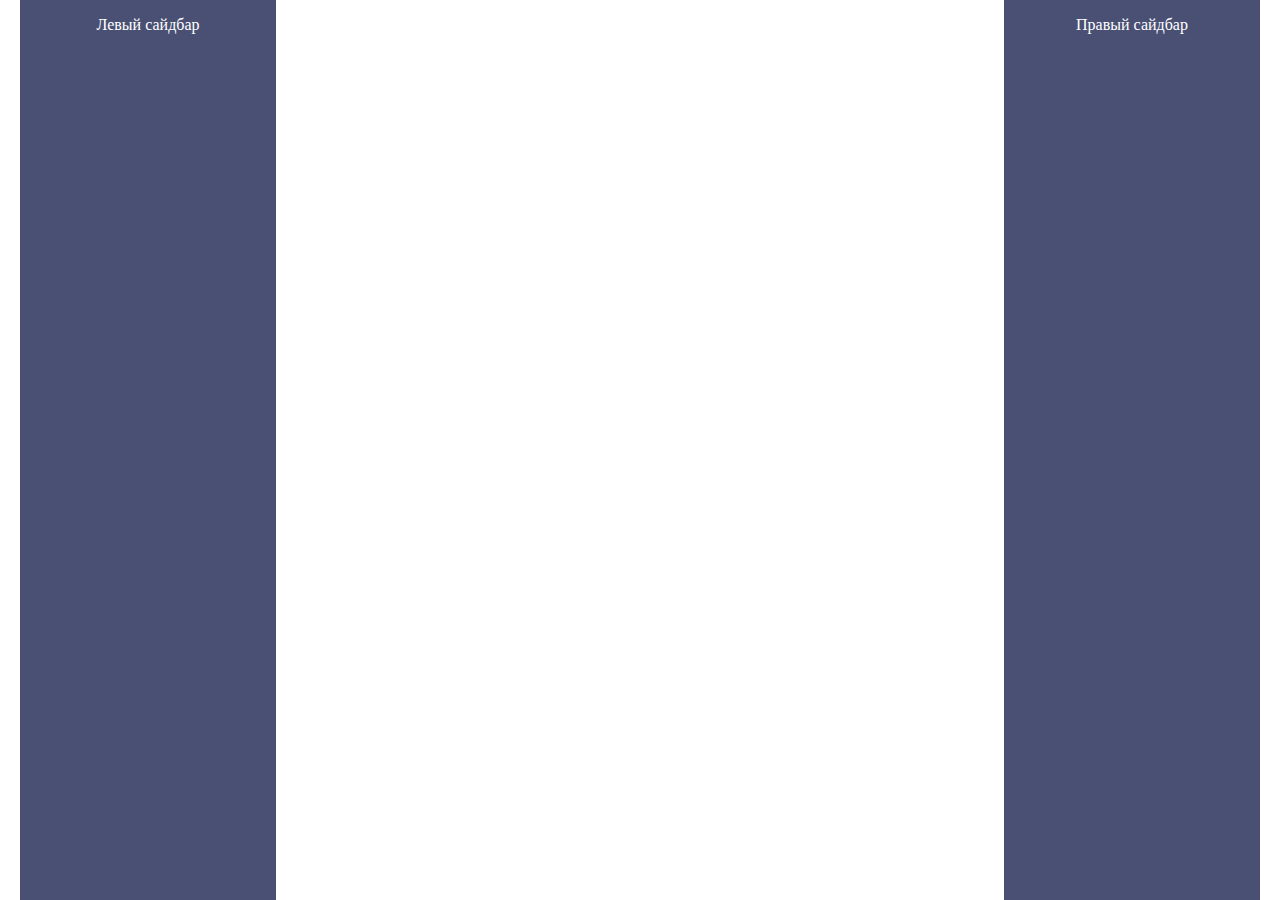
<file: lesson-1/index.html>
<!DOCTYPE html>
<html lang="ru">
<head>
  <meta charset="UTF-8">
  <title>homework1</title>
<style>
  .right {
    width: 20%;
    height: 100%;
    background-color: #4A5073;
    position: absolute;
    top: 0px;    right: 20px;
  }

  .left {
    width: 20%;
    height: 100%;
    background-color: #4A5073;
    position: absolute;
    top: 0px;    left: 20px;
  }

  .content {
    width: calc(100% - 100px);
    margin: 10px;
    height: calc(100vh - 100px);
    background-color: #6e8cc0;
    display: flex;
    flex-direction: row;
    justify-content: space-between;
    align-content: center;
  }

  p {
    text-align: center;
    color: rgb(255, 255, 255);
  }
</style>
</head>
<body>
<main>
  <aside class="left">
    <p>Левый сайдбар</p>
  </aside>
    <aside class="right">
      <p>Правый сайдбар</p>
    </aside>
    
</main>
</body>
</html>
</file>
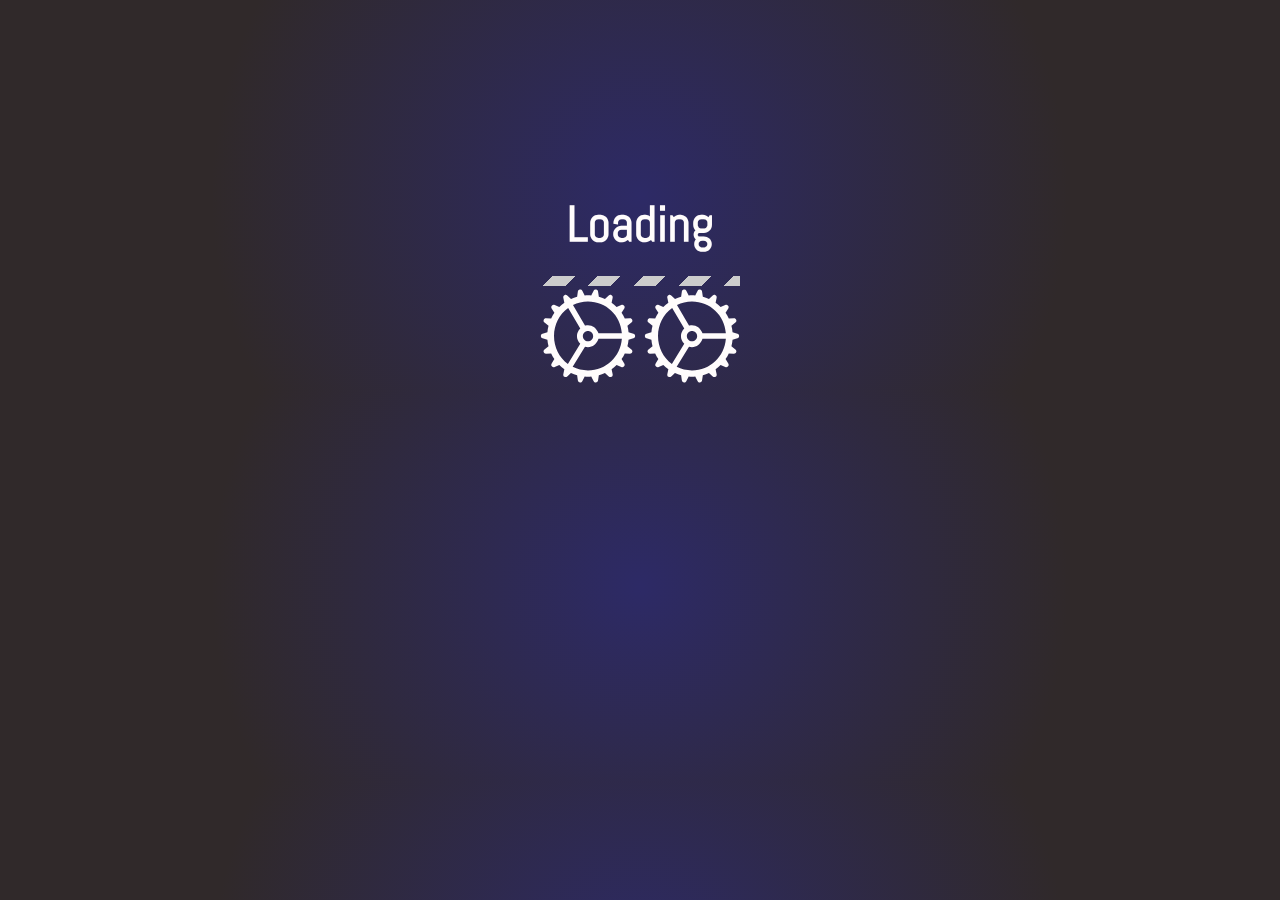
<file: lesson-10/index.html>
<!DOCTYPE html>
<html lang="en">
<head>
  <meta charset="UTF-8">
  <title>Homework-10</title>
  <link href="./style/style.css" rel="stylesheet" type="text/css"/>
  <style>
    @import url('https://fonts.googleapis.com/css2?family=Abel&display=swap');
    </style>
</head>
<body>
  <div class="wrap-title"></div>
    <h1 class="title" id="">Loading</h1>
    <div class="lines"></div>
    

<div class="icons">
  
<svg id="gear" fill="rgb(255, 252, 252)" viewBox="0 0 56 56" xmlns="http://www.w3.org/2000/svg"><path d="M 28.0000 50.8281 C 28.6094 50.8281 29.1719 50.7578 29.8047 50.7110 L 31.1641 53.2891 C 31.4219 53.8047 31.9375 54.0859 32.5704 53.9922 C 33.1563 53.8750 33.5782 53.4532 33.6485 52.8203 L 34.0704 49.9844 C 35.2188 49.6797 36.3672 49.2344 37.4922 48.7422 L 39.6016 50.6406 C 40.0469 51.0625 40.6094 51.1563 41.1953 50.8281 C 41.7110 50.5469 41.9219 49.9844 41.8047 49.3750 L 41.2188 46.5625 C 42.1797 45.8828 43.1407 45.1094 44.0078 44.2422 L 46.6328 45.3438 C 47.2189 45.5781 47.7579 45.4610 48.2034 44.9219 C 48.6018 44.5000 48.6483 43.8906 48.3205 43.3750 L 46.7970 40.9375 C 47.5002 39.9532 48.0627 38.8984 48.6018 37.7735 L 51.4611 37.9141 C 52.0703 37.9375 52.5858 37.6094 52.7970 37.0235 C 52.9842 36.4375 52.7970 35.8750 52.3045 35.5 L 50.0783 33.7188 C 50.3831 32.5937 50.6173 31.3750 50.7109 30.1094 L 53.4296 29.2657 C 54.0157 29.0547 54.3906 28.6094 54.3906 27.9766 C 54.3906 27.3672 54.0157 26.9219 53.4296 26.7110 L 50.7109 25.8437 C 50.6173 24.5781 50.3831 23.4063 50.0783 22.2578 L 52.3045 20.4532 C 52.7970 20.1016 52.9842 19.5625 52.7970 18.9766 C 52.5858 18.3906 52.0703 18.0625 51.4611 18.0859 L 48.6018 18.2032 C 48.0627 17.0781 47.5002 16.0235 46.7970 15.0391 L 48.3205 12.6016 C 48.6483 12.1094 48.6018 11.5000 48.2034 11.0781 C 47.7579 10.5391 47.2189 10.3984 46.6328 10.6563 L 44.0078 11.7110 C 43.1407 10.8906 42.1797 10.0937 41.2188 9.4141 L 41.8047 6.6250 C 41.9219 5.9922 41.7110 5.4297 41.1953 5.1484 C 40.6094 4.8437 40.0469 4.8906 39.6016 5.3594 L 37.4922 7.2110 C 36.3672 6.7188 35.2188 6.3203 34.0704 5.9922 L 33.6485 3.1563 C 33.5782 2.5469 33.1563 2.1016 32.5704 2.0078 C 31.9375 1.9141 31.4219 2.1719 31.1641 2.6875 L 29.8047 5.2657 C 29.1719 5.2188 28.6094 5.1719 28.0000 5.1719 C 27.3672 5.1719 26.8047 5.2188 26.1485 5.2657 L 24.8126 2.6875 C 24.5547 2.1719 24.0391 1.9141 23.3829 2.0078 C 22.7969 2.1016 22.3985 2.5469 22.3047 3.1563 L 21.9063 5.9688 C 20.7344 6.3203 19.5860 6.7188 18.4844 7.2110 L 16.3751 5.3594 C 15.9063 4.8906 15.3438 4.8437 14.7813 5.1484 C 14.2657 5.4297 14.0547 5.9922 14.1719 6.6250 L 14.7578 9.4141 C 13.7735 10.0937 12.8126 10.8906 11.9453 11.7110 L 9.3438 10.6563 C 8.7578 10.3984 8.1953 10.5391 7.7500 11.0781 C 7.3751 11.5000 7.3282 12.1094 7.6329 12.5781 L 9.1797 15.0391 C 8.4766 16.0235 7.9141 17.0781 7.3751 18.2032 L 4.4922 18.0859 C 3.8829 18.0625 3.3672 18.3906 3.1797 18.9766 C 2.9922 19.5625 3.1563 20.1016 3.6485 20.4532 L 5.8985 22.2578 C 5.5938 23.4063 5.3360 24.5781 5.2657 25.8437 L 2.5469 26.7110 C 1.9375 26.8984 1.6094 27.3437 1.6094 27.9766 C 1.6094 28.6094 1.9375 29.0547 2.5469 29.2657 L 5.2657 30.1328 C 5.3360 31.3750 5.5938 32.5937 5.8985 33.7188 L 3.6485 35.5 C 3.1563 35.8750 2.9922 36.4375 3.1797 37.0235 C 3.3672 37.6094 3.8829 37.9375 4.4922 37.9141 L 7.3751 37.7735 C 7.9141 38.8984 8.4766 39.9532 9.1563 40.9375 L 7.6563 43.3750 C 7.3047 43.8906 7.3516 44.5000 7.7500 44.9219 C 8.1953 45.4610 8.7578 45.5781 9.3438 45.3438 L 11.9453 44.2422 C 12.8126 45.1094 13.7735 45.8828 14.7578 46.5625 L 14.1719 49.3750 C 14.0547 49.9844 14.2657 50.5469 14.7813 50.8281 C 15.3672 51.1563 15.9297 51.0625 16.3751 50.6406 L 18.4610 48.7422 C 19.5860 49.2344 20.7344 49.6797 21.9063 49.9844 L 22.3047 52.8203 C 22.3985 53.4532 22.7969 53.8750 23.3829 53.9922 C 24.0391 54.0859 24.5547 53.8047 24.8126 53.2891 L 26.1485 50.7110 C 26.7813 50.7578 27.3672 50.8281 28.0000 50.8281 Z M 33.8829 26.5000 C 32.7813 23.5469 30.6251 21.9297 27.9297 21.9297 C 27.5313 21.9297 27.0626 21.9766 26.3126 22.1406 L 19.5860 10.6563 C 22.0938 9.4141 24.9531 8.7344 28.0000 8.7344 C 38.2188 8.7344 46.2344 16.4922 46.9611 26.5000 Z M 8.9688 28.0000 C 8.9688 21.4844 12.0391 15.7422 16.8907 12.2735 L 23.6641 23.8281 C 22.3985 25.1406 21.8126 26.5703 21.8126 28.0937 C 21.8126 29.5703 22.3751 30.9297 23.6641 32.2891 L 16.7266 43.6328 C 11.9922 40.1406 8.9688 34.4688 8.9688 28.0000 Z M 25.1172 28.0703 C 25.1172 26.4766 26.4766 25.2344 27.9766 25.2344 C 29.5704 25.2344 30.8829 26.4766 30.8829 28.0703 C 30.8829 29.6406 29.5704 30.9297 27.9766 30.9297 C 26.4766 30.9297 25.1172 29.6406 25.1172 28.0703 Z M 28.0000 47.2656 C 24.8829 47.2656 21.9766 46.5391 19.4219 45.2735 L 26.3126 34 C 27.0391 34.1875 27.5313 34.2344 27.9297 34.2344 C 30.6485 34.2344 32.8047 32.5703 33.8829 29.5469 L 46.9611 29.5469 C 46.2109 39.5078 38.1953 47.2656 28.0000 47.2656 Z"/></svg>
<svg id="second-gear" fill="rgb(255, 252, 252)"  viewBox="0 0 56 56" xmlns="http://www.w3.org/2000/svg"><path d="M 28.0000 50.8281 C 28.6094 50.8281 29.1719 50.7578 29.8047 50.7110 L 31.1641 53.2891 C 31.4219 53.8047 31.9375 54.0859 32.5704 53.9922 C 33.1563 53.8750 33.5782 53.4532 33.6485 52.8203 L 34.0704 49.9844 C 35.2188 49.6797 36.3672 49.2344 37.4922 48.7422 L 39.6016 50.6406 C 40.0469 51.0625 40.6094 51.1563 41.1953 50.8281 C 41.7110 50.5469 41.9219 49.9844 41.8047 49.3750 L 41.2188 46.5625 C 42.1797 45.8828 43.1407 45.1094 44.0078 44.2422 L 46.6328 45.3438 C 47.2189 45.5781 47.7579 45.4610 48.2034 44.9219 C 48.6018 44.5000 48.6483 43.8906 48.3205 43.3750 L 46.7970 40.9375 C 47.5002 39.9532 48.0627 38.8984 48.6018 37.7735 L 51.4611 37.9141 C 52.0703 37.9375 52.5858 37.6094 52.7970 37.0235 C 52.9842 36.4375 52.7970 35.8750 52.3045 35.5 L 50.0783 33.7188 C 50.3831 32.5937 50.6173 31.3750 50.7109 30.1094 L 53.4296 29.2657 C 54.0157 29.0547 54.3906 28.6094 54.3906 27.9766 C 54.3906 27.3672 54.0157 26.9219 53.4296 26.7110 L 50.7109 25.8437 C 50.6173 24.5781 50.3831 23.4063 50.0783 22.2578 L 52.3045 20.4532 C 52.7970 20.1016 52.9842 19.5625 52.7970 18.9766 C 52.5858 18.3906 52.0703 18.0625 51.4611 18.0859 L 48.6018 18.2032 C 48.0627 17.0781 47.5002 16.0235 46.7970 15.0391 L 48.3205 12.6016 C 48.6483 12.1094 48.6018 11.5000 48.2034 11.0781 C 47.7579 10.5391 47.2189 10.3984 46.6328 10.6563 L 44.0078 11.7110 C 43.1407 10.8906 42.1797 10.0937 41.2188 9.4141 L 41.8047 6.6250 C 41.9219 5.9922 41.7110 5.4297 41.1953 5.1484 C 40.6094 4.8437 40.0469 4.8906 39.6016 5.3594 L 37.4922 7.2110 C 36.3672 6.7188 35.2188 6.3203 34.0704 5.9922 L 33.6485 3.1563 C 33.5782 2.5469 33.1563 2.1016 32.5704 2.0078 C 31.9375 1.9141 31.4219 2.1719 31.1641 2.6875 L 29.8047 5.2657 C 29.1719 5.2188 28.6094 5.1719 28.0000 5.1719 C 27.3672 5.1719 26.8047 5.2188 26.1485 5.2657 L 24.8126 2.6875 C 24.5547 2.1719 24.0391 1.9141 23.3829 2.0078 C 22.7969 2.1016 22.3985 2.5469 22.3047 3.1563 L 21.9063 5.9688 C 20.7344 6.3203 19.5860 6.7188 18.4844 7.2110 L 16.3751 5.3594 C 15.9063 4.8906 15.3438 4.8437 14.7813 5.1484 C 14.2657 5.4297 14.0547 5.9922 14.1719 6.6250 L 14.7578 9.4141 C 13.7735 10.0937 12.8126 10.8906 11.9453 11.7110 L 9.3438 10.6563 C 8.7578 10.3984 8.1953 10.5391 7.7500 11.0781 C 7.3751 11.5000 7.3282 12.1094 7.6329 12.5781 L 9.1797 15.0391 C 8.4766 16.0235 7.9141 17.0781 7.3751 18.2032 L 4.4922 18.0859 C 3.8829 18.0625 3.3672 18.3906 3.1797 18.9766 C 2.9922 19.5625 3.1563 20.1016 3.6485 20.4532 L 5.8985 22.2578 C 5.5938 23.4063 5.3360 24.5781 5.2657 25.8437 L 2.5469 26.7110 C 1.9375 26.8984 1.6094 27.3437 1.6094 27.9766 C 1.6094 28.6094 1.9375 29.0547 2.5469 29.2657 L 5.2657 30.1328 C 5.3360 31.3750 5.5938 32.5937 5.8985 33.7188 L 3.6485 35.5 C 3.1563 35.8750 2.9922 36.4375 3.1797 37.0235 C 3.3672 37.6094 3.8829 37.9375 4.4922 37.9141 L 7.3751 37.7735 C 7.9141 38.8984 8.4766 39.9532 9.1563 40.9375 L 7.6563 43.3750 C 7.3047 43.8906 7.3516 44.5000 7.7500 44.9219 C 8.1953 45.4610 8.7578 45.5781 9.3438 45.3438 L 11.9453 44.2422 C 12.8126 45.1094 13.7735 45.8828 14.7578 46.5625 L 14.1719 49.3750 C 14.0547 49.9844 14.2657 50.5469 14.7813 50.8281 C 15.3672 51.1563 15.9297 51.0625 16.3751 50.6406 L 18.4610 48.7422 C 19.5860 49.2344 20.7344 49.6797 21.9063 49.9844 L 22.3047 52.8203 C 22.3985 53.4532 22.7969 53.8750 23.3829 53.9922 C 24.0391 54.0859 24.5547 53.8047 24.8126 53.2891 L 26.1485 50.7110 C 26.7813 50.7578 27.3672 50.8281 28.0000 50.8281 Z M 33.8829 26.5000 C 32.7813 23.5469 30.6251 21.9297 27.9297 21.9297 C 27.5313 21.9297 27.0626 21.9766 26.3126 22.1406 L 19.5860 10.6563 C 22.0938 9.4141 24.9531 8.7344 28.0000 8.7344 C 38.2188 8.7344 46.2344 16.4922 46.9611 26.5000 Z M 8.9688 28.0000 C 8.9688 21.4844 12.0391 15.7422 16.8907 12.2735 L 23.6641 23.8281 C 22.3985 25.1406 21.8126 26.5703 21.8126 28.0937 C 21.8126 29.5703 22.3751 30.9297 23.6641 32.2891 L 16.7266 43.6328 C 11.9922 40.1406 8.9688 34.4688 8.9688 28.0000 Z M 25.1172 28.0703 C 25.1172 26.4766 26.4766 25.2344 27.9766 25.2344 C 29.5704 25.2344 30.8829 26.4766 30.8829 28.0703 C 30.8829 29.6406 29.5704 30.9297 27.9766 30.9297 C 26.4766 30.9297 25.1172 29.6406 25.1172 28.0703 Z M 28.0000 47.2656 C 24.8829 47.2656 21.9766 46.5391 19.4219 45.2735 L 26.3126 34 C 27.0391 34.1875 27.5313 34.2344 27.9297 34.2344 C 30.6485 34.2344 32.8047 32.5703 33.8829 29.5469 L 46.9611 29.5469 C 46.2109 39.5078 38.1953 47.2656 28.0000 47.2656 Z"/></svg>


</div>





</body>
</html>
</file>
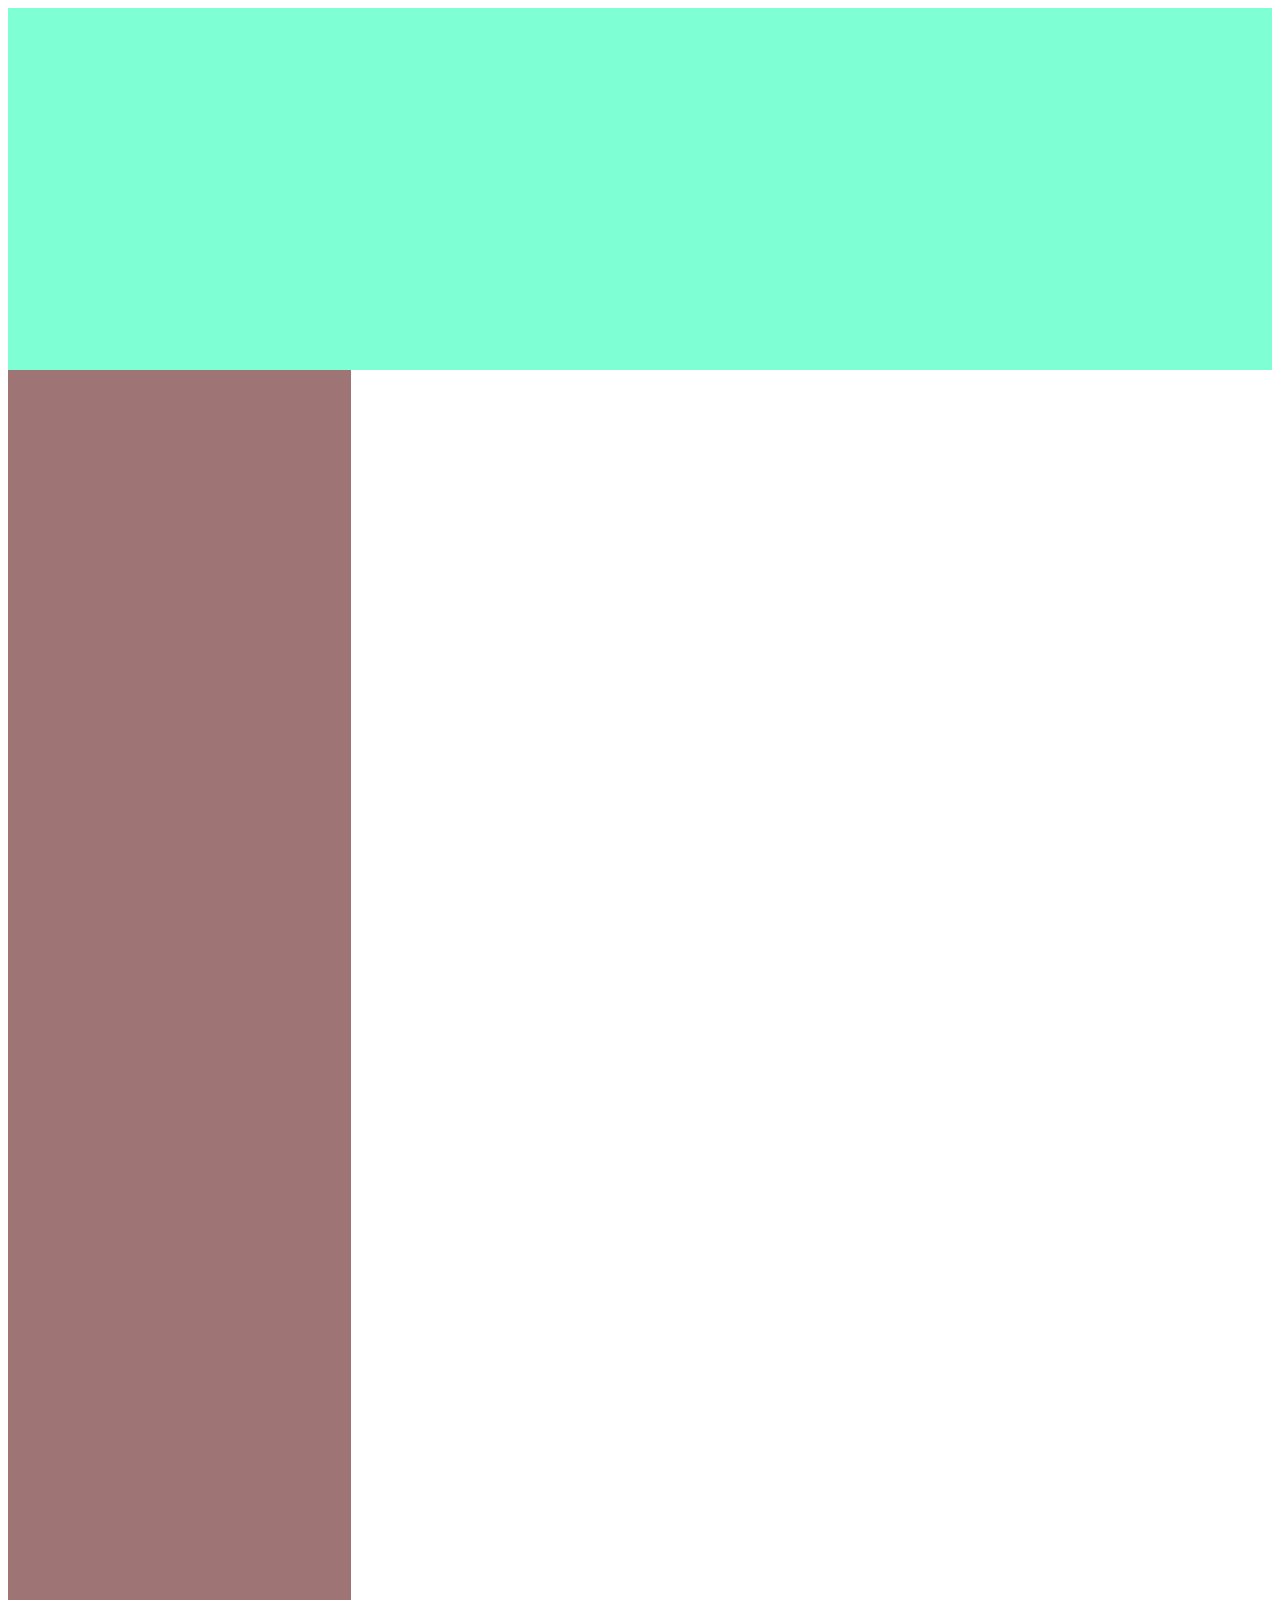
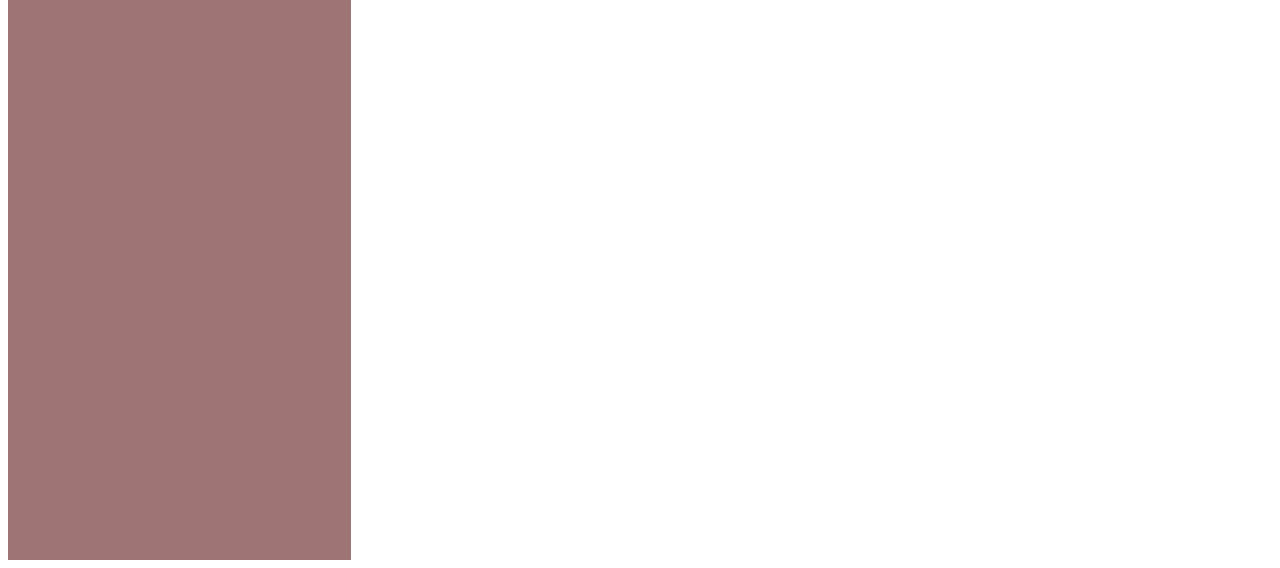
<file: lesson-11/index.html>
<!DOCTYPE html>
<html lang="en">
<head>
  <meta charset="UTF-8">
  <title>Homework-10</title>
  <link href="./style/style.css" rel="stylesheet" type="text/css"/>
  <style>
  @import url('https://fonts.googleapis.com/css2?family=Abel&family=Open+Sans:ital@1&display=swap');
  </style>
</head>
<body>
  <div class="grid">
    <div class="header"></div>
    <div class="aside"></div>
    <div class="main-content">
      
      
    
</body>
</html>
</file>
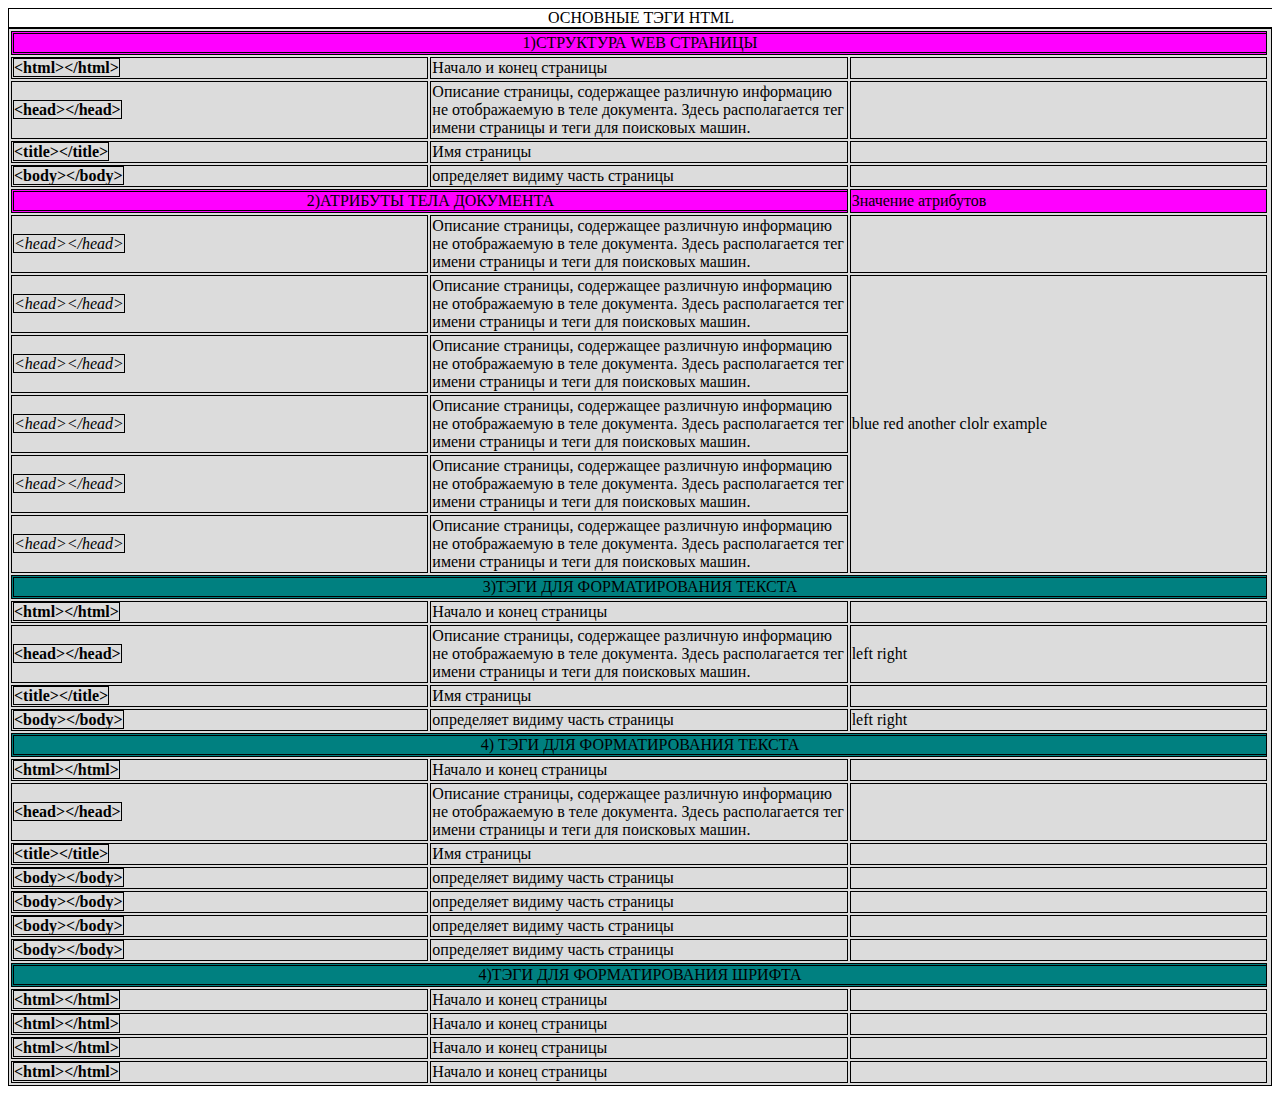
<file: lesson-2/index.html>
<!DOCTYPE html>
<html lang="ru">
<head>
  <meta charset="UTF-8">
  <title>homework1</title>
    <style>
        table,
        table * {
          border: 1px solid #000;
          width: 100%;
          table-layout: fixed; overflow: hidden;
        }
      </style>
</head>
<body>
    <table align="center" width="600" bgcolor="#DCDCDC">
      <caption >ОСНОВНЫЕ ТЭГИ HTML</caption>
        <tr bgcolor="#ff00ff">
            <td colspan="3"> 
                <center>1)СТРУКТУРА WEB СТРАНИЦЫ</center> </td>
        </tr>
        <tr>
            <td><b>&lthtml&gt&lt/html&gt</b></td>
            <td> Начало и конец страницы</td>
            <td> </td>
        </tr>
        <tr>
            <td> <b>&lthead&gt&lt/head&gt</b></td>
            <td> Описание страницы, содержащее различную информацию не отображаемую в теле документа.
                Здесь располагается тег имени страницы и теги для поисковых машин.</td>
             <td> </td>
        </tr>
        <tr>
            <td><b>&lttitle&gt&lt/title&gt</b></td>
            <td> Имя страницы</td>
            <td></td>
        </tr>
        <tr>
            <td><b>&ltbody&gt&lt/body&gt</b></td>
            <td> определяет видиму часть страницы</td>
            <td> </td>
        </tr>
        <tr bgcolor="#ff00ff">
        <td colspan="2"> <center>2)АТРИБУТЫ ТЕЛА ДОКУМЕНТА</center> </td>
        <td>Значение атрибутов</td>
        </tr>
        <tr>
            <td> <i>&lthead&gt&lt/head&gt</i></td>
            <td> Описание страницы, содержащее различную информацию не отображаемую в теле документа.
                Здесь располагается тег имени страницы и теги для поисковых машин.</td>
             <td> </td>
        </tr>
        <tr>
            <td> <i>&lthead&gt&lt/head&gt</i></td>
            <td> Описание страницы, содержащее различную информацию не отображаемую в теле документа.
                Здесь располагается тег имени страницы и теги для поисковых машин.</td>
             <td rowspan="5"> blue red another clolr example </td>
        </tr>
        <tr>
            <td> <i>&lthead&gt&lt/head&gt</i></td>
            <td> Описание страницы, содержащее различную информацию не отображаемую в теле документа.
                Здесь располагается тег имени страницы и теги для поисковых машин.</td>
             <td> </td>
        </tr>
        <tr>
            <td> <i>&lthead&gt&lt/head&gt</i></td>
            <td> Описание страницы, содержащее различную информацию не отображаемую в теле документа.
                Здесь располагается тег имени страницы и теги для поисковых машин.</td>
             <td> </td>
        </tr>
        <tr>
            <td> <i>&lthead&gt&lt/head&gt</i></td>
            <td> Описание страницы, содержащее различную информацию не отображаемую в теле документа.
                Здесь располагается тег имени страницы и теги для поисковых машин.</td>
             <td> </td>
        </tr>
        <tr>
            <td> <i>&lthead&gt&lt/head&gt</i></td>
            <td> Описание страницы, содержащее различную информацию не отображаемую в теле документа.
                Здесь располагается тег имени страницы и теги для поисковых машин.</td>
             <td> </td>
        </tr>
        <tr bgcolor="#008080">
            <td colspan="3"> 
                <center>3)ТЭГИ ДЛЯ ФОРМАТИРОВАНИЯ ТЕКСТА</center> </td>
        </tr>
        <tr>
            <td><b>&lthtml&gt&lt/html&gt</b></td>
            <td> Начало и конец страницы</td>
            <td> </td>
        </tr>
        <tr>
            <td> <b>&lthead&gt&lt/head&gt</b></td>
            <td> Описание страницы, содержащее различную информацию не отображаемую в теле документа.
                Здесь располагается тег имени страницы и теги для поисковых машин.</td>
             <td>left right </td>
        </tr>
        <tr>
            <td><b>&lttitle&gt&lt/title&gt</b></td>
            <td> Имя страницы</td>
            <td></td>
        </tr>
        <tr>
            <td><b>&ltbody&gt&lt/body&gt</b></td>
            <td> определяет видиму часть страницы</td>
            <td> left right</td>
        </tr>
        <tr bgcolor="#008080">
            <td colspan="3"> 
                <center>4) ТЭГИ ДЛЯ ФОРМАТИРОВАНИЯ ТЕКСТА</center> </td>
        </tr>
        <tr>
            <td><b>&lthtml&gt&lt/html&gt</b></td>
            <td> Начало и конец страницы</td>
            <td> </td>
        </tr>
        <tr>
            <td> <b>&lthead&gt&lt/head&gt</b></td>
            <td> Описание страницы, содержащее различную информацию не отображаемую в теле документа.
                Здесь располагается тег имени страницы и теги для поисковых машин.</td>
             <td> </td>
        </tr>
        <tr>
            <td><b>&lttitle&gt&lt/title&gt</b></td>
            <td> Имя страницы</td>
            <td></td>
        </tr>
        <tr>
            <td><b>&ltbody&gt&lt/body&gt</b></td>
            <td> определяет видиму часть страницы</td>
            <td></td>
        </tr>
        <tr>
            <td><b>&ltbody&gt&lt/body&gt</b></td>
            <td> определяет видиму часть страницы</td>
            <td></td>
        </tr><tr>
            <td><b>&ltbody&gt&lt/body&gt</b></td>
            <td> определяет видиму часть страницы</td>
            <td></td>
        </tr><tr>
            <td><b>&ltbody&gt&lt/body&gt</b></td>
            <td> определяет видиму часть страницы</td>
            <td></td>
        </tr>
        <tr bgcolor="#008080">
            <td colspan="3"> 
                <center>4)ТЭГИ ДЛЯ ФОРМАТИРОВАНИЯ ШРИФТА</center> </td>
        </tr>
        <tr>
            <td><b>&lthtml&gt&lt/html&gt</b></td>
            <td> Начало и конец страницы</td>
            <td> </td>
            <tr>
                <td><b>&lthtml&gt&lt/html&gt</b></td>
                <td> Начало и конец страницы</td>
                <td> </td>
                <tr>
                    <td><b>&lthtml&gt&lt/html&gt</b></td>
                    <td> Начало и конец страницы</td>
                    <td> </td>
                    <tr>
                        <td><b>&lthtml&gt&lt/html&gt</b></td>
                        <td> Начало и конец страницы</td>
                        <td> </td>
    </table>
    
</body>
</file>
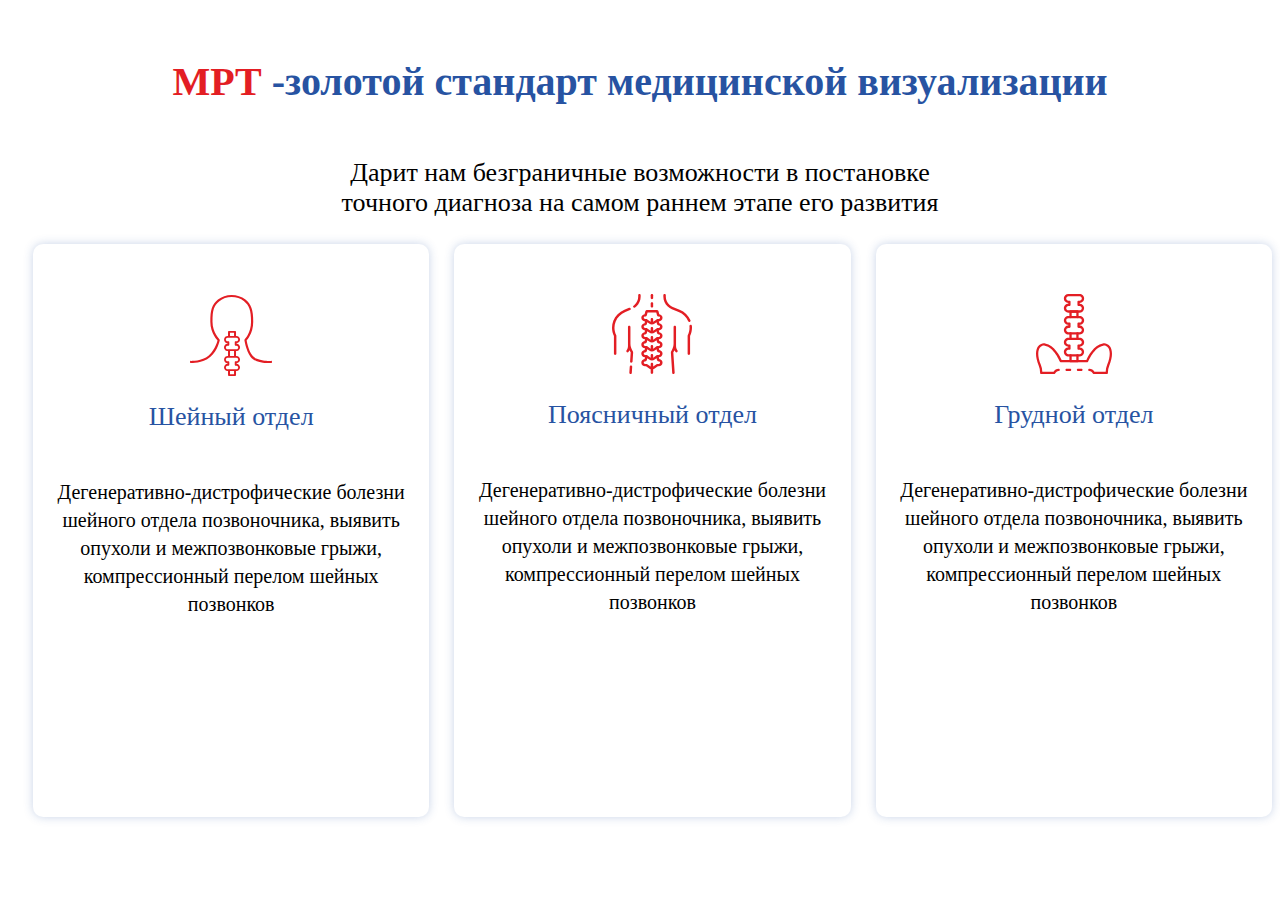
<file: lesson-5/index.html>
<!DOCTYPE HTML>
<html lang="en">
 <head>
  <meta  charset=utf-8>
  <title>Форма заявки</title>
  <link rel="stylesheet" href="style/css.css">
 </head>
 <body>
<div class="header">
  <h2>МРТ <span>-золотой стандарт медицинской визуализации</span></h2>
  <p class="possibilities">Дарит нам безграничные возможности в постановке <br>точного диагноза на самом раннем этапе его развития</p>
</div>



<div class="cards">
  <div  class="card-content">
    <svg width="84"  viewBox="0 0 84 82" fill="none" xmlns="http://www.w3.org/2000/svg">
      <path d="M29.6751 46.0837L30.7556 46.2902C30.8253 45.9253 30.7062 45.5499 30.4388 45.292L29.6751 46.0837ZM29.6751 6.43054L28.961 5.5939L29.6751 6.43054ZM55.7528 6.43054L55.0508 7.27745L55.7528 6.43054ZM56.5 46L55.732 45.2125C55.4838 45.4545 55.3642 45.7995 55.4094 46.1433L56.5 46ZM82.0572 69.0704C82.6639 69.0388 83.1301 68.5214 83.0985 67.9147C83.0669 67.308 82.5495 66.8418 81.9428 66.8734L82.0572 69.0704ZM2.05663 66.8734C1.44992 66.8421 0.932734 67.3086 0.901458 67.9153C0.870182 68.522 1.33666 69.0392 1.94337 69.0705L2.05663 66.8734ZM21.179 63.069C25.0182 59.7654 27.4054 55.5629 28.83 52.2249C29.5447 50.5504 30.0236 49.0784 30.3247 48.0213C30.4753 47.4924 30.5818 47.0662 30.6512 46.7691C30.6859 46.6206 30.7114 46.5042 30.7285 46.4233C30.737 46.3828 30.7435 46.3512 30.748 46.3289C30.7502 46.3178 30.752 46.3089 30.7532 46.3024C30.7539 46.2992 30.7544 46.2966 30.7548 46.2945C30.755 46.2935 30.7551 46.2926 30.7553 46.2919C30.7553 46.2915 30.7554 46.2911 30.7555 46.2909C30.7555 46.2905 30.7556 46.2902 29.6751 46.0837C28.5947 45.8773 28.5947 45.877 28.5948 45.8768C28.5948 45.8767 28.5948 45.8765 28.5948 45.8765C28.5949 45.8764 28.5949 45.8764 28.5948 45.8765C28.5948 45.8769 28.5946 45.8778 28.5943 45.8793C28.5937 45.8824 28.5926 45.8877 28.5911 45.8954C28.588 45.9107 28.583 45.9351 28.576 45.9683C28.562 46.0346 28.5399 46.1359 28.5089 46.2687C28.4468 46.5345 28.3491 46.9264 28.2088 47.4187C27.9282 48.404 27.4787 49.7867 26.8066 51.3613C25.4578 54.5215 23.2382 58.3947 19.7441 61.4014L21.179 63.069ZM29.6751 46.0837C30.4388 45.292 30.4391 45.2923 30.4394 45.2926C30.4394 45.2926 30.4397 45.2928 30.4398 45.2929C30.44 45.2931 30.4401 45.2932 30.44 45.2932C30.44 45.2932 30.4395 45.2927 30.4386 45.2918C30.4368 45.2901 30.4333 45.2866 30.4282 45.2815C30.4179 45.2713 30.4009 45.2544 30.3779 45.231C30.3317 45.184 30.2609 45.1108 30.169 45.0118C29.9851 44.8139 29.717 44.5136 29.3926 44.1161C28.7434 43.3205 27.8716 42.1394 26.9986 40.6142C25.2515 37.5624 23.5127 33.1584 23.5127 27.7171L21.3127 27.7171C21.3127 33.6367 23.2051 38.416 25.0893 41.7073C26.0318 43.3537 26.9757 44.634 27.6882 45.5071C28.0446 45.9439 28.3439 46.2796 28.5572 46.5092C28.6639 46.624 28.7491 46.7124 28.8093 46.7736C28.8394 46.8042 28.8633 46.8281 28.8805 46.8451C28.889 46.8535 28.896 46.8603 28.9011 46.8654C28.9037 46.8679 28.9059 46.87 28.9076 46.8717C28.9085 46.8725 28.9092 46.8733 28.9099 46.8739C28.9102 46.8742 28.9106 46.8746 28.9107 46.8747C28.9111 46.8751 28.9114 46.8754 29.6751 46.0837ZM23.5127 27.7171C23.5127 21.7359 23.8413 17.8455 24.8493 14.842C25.8365 11.9003 27.5042 9.72994 30.3893 7.26717L28.961 5.5939C25.8795 8.22429 23.916 10.7082 22.7636 14.142C21.632 17.514 21.3127 21.7203 21.3127 27.7171L23.5127 27.7171ZM30.3893 7.26717C33.5508 4.56843 37.9889 3.12745 42.5419 3.10039C47.0919 3.07334 51.6507 4.45927 55.0508 7.27745L56.4548 5.58362C52.5916 2.38171 47.5051 0.870845 42.5288 0.900426C37.5556 0.929989 32.5865 2.49906 28.961 5.5939L30.3893 7.26717ZM55.0508 7.27745C57.637 9.42092 59.3486 11.633 60.4387 14.6962C61.5441 17.8026 62.0353 21.8528 62.0353 27.7171L64.2353 27.7171C64.2353 21.7688 63.7432 17.4201 62.5114 13.9587C61.2642 10.454 59.2847 7.92916 56.4548 5.58362L55.0508 7.27745ZM62.0353 27.7171C62.0353 33.4107 60.4374 37.8041 58.8482 40.7685C58.053 42.2518 57.2602 43.3765 56.672 44.1246C56.3781 44.4984 56.1357 44.7776 55.9704 44.9598C55.8878 45.0509 55.8244 45.1177 55.7836 45.1599C55.7632 45.181 55.7485 45.196 55.7397 45.2048C55.7354 45.2091 55.7325 45.212 55.7312 45.2133C55.7306 45.2139 55.7303 45.2142 55.7304 45.214C55.7305 45.214 55.7307 45.2138 55.7309 45.2135C55.7311 45.2134 55.7313 45.2131 55.7314 45.2131C55.7317 45.2128 55.732 45.2125 56.5 46C57.268 46.7875 57.2683 46.7872 57.2687 46.7868C57.2689 46.7866 57.2693 46.7862 57.2697 46.7859C57.2703 46.7852 57.2711 46.7845 57.272 46.7836C57.2737 46.7819 57.2759 46.7798 57.2784 46.7773C57.2835 46.7722 57.2902 46.7656 57.2983 46.7574C57.3147 46.741 57.3372 46.7181 57.3654 46.689C57.4218 46.6306 57.501 46.5469 57.5998 46.438C57.7974 46.2202 58.0734 45.9016 58.4015 45.4843C59.0574 44.6501 59.9235 43.4189 60.7871 41.808C62.5155 38.5842 64.2353 33.8361 64.2353 27.7171L62.0353 27.7171ZM56.5 46C55.4094 46.1433 55.4094 46.1435 55.4094 46.1438C55.4095 46.1439 55.4095 46.1443 55.4095 46.1445C55.4096 46.1451 55.4097 46.1458 55.4098 46.1467C55.4101 46.1485 55.4104 46.1508 55.4108 46.1537C55.4115 46.1595 55.4127 46.1677 55.4141 46.1782C55.417 46.1991 55.4212 46.2292 55.4268 46.268C55.438 46.3457 55.4548 46.4584 55.4777 46.603C55.5236 46.8922 55.594 47.3092 55.6932 47.8285C55.8917 48.8664 56.2061 50.3169 56.6718 51.9755C57.598 55.2737 59.1445 59.4765 61.6234 62.8825L63.4022 61.5879C61.1465 58.4886 59.6865 54.5738 58.7899 51.3807C58.3443 49.7936 58.0433 48.4052 57.8541 47.4154C57.7596 46.9209 57.6931 46.5269 57.6506 46.2585C57.6293 46.1244 57.614 46.0217 57.6042 45.9537C57.5993 45.9197 57.5958 45.8943 57.5935 45.878C57.5924 45.8699 57.5916 45.864 57.5911 45.8604C57.5909 45.8587 57.5907 45.8575 57.5906 45.8568C57.5906 45.8565 57.5906 45.8564 57.5906 45.8563C57.5906 45.8563 57.5906 45.8564 57.5906 45.8564C57.5906 45.8566 57.5906 45.8567 56.5 46ZM61.6234 62.8825C62.9704 64.7332 64.9824 66.0072 67.1367 66.8933C69.298 67.7823 71.6818 68.3136 73.874 68.6317C76.0713 68.9505 78.1107 69.0599 79.5986 69.0901C80.3437 69.1053 80.9535 69.1006 81.379 69.092C81.5919 69.0877 81.7588 69.0825 81.8738 69.0782C81.9314 69.0761 81.9759 69.0742 82.0067 69.0728C82.0221 69.0721 82.0341 69.0716 82.0426 69.0712C82.0468 69.071 82.0501 69.0708 82.0526 69.0707C82.0538 69.0706 82.0548 69.0705 82.0556 69.0705C82.056 69.0705 82.0564 69.0705 82.0566 69.0705C82.0569 69.0704 82.0572 69.0704 82 67.9719C81.9428 66.8734 81.943 66.8734 81.9431 66.8734C81.9431 66.8734 81.9431 66.8734 81.9431 66.8734C81.943 66.8734 81.9426 66.8734 81.942 66.8734C81.9409 66.8735 81.9389 66.8736 81.936 66.8737C81.9303 66.874 81.921 66.8745 81.9083 66.875C81.883 66.8762 81.8442 66.8778 81.7925 66.8797C81.6891 66.8835 81.5345 66.8884 81.3347 66.8925C80.935 66.9005 80.3552 66.9051 79.6433 66.8906C78.2172 66.8616 76.2726 66.7567 74.1899 66.4545C72.1021 66.1515 69.9101 65.6552 67.9736 64.8587C66.0302 64.0593 64.4226 62.9899 63.4022 61.5879L61.6234 62.8825ZM19.7441 61.4014C16.289 64.3745 11.8938 65.7578 8.29169 66.3863C6.50044 66.6989 4.93042 66.8204 3.81082 66.8638C3.25161 66.8854 2.80641 66.8875 2.50409 66.8843C2.35298 66.8827 2.2377 66.8798 2.16189 66.8774C2.12399 66.8762 2.09596 66.8751 2.07826 66.8743C2.06941 66.874 2.06315 66.8737 2.05952 66.8735C2.05771 66.8734 2.05656 66.8734 2.05607 66.8733C2.05583 66.8733 2.05576 66.8733 2.05585 66.8733C2.0559 66.8733 2.05609 66.8733 2.05611 66.8734C2.05635 66.8734 2.05663 66.8734 2 67.9719C1.94337 69.0705 1.94373 69.0705 1.94414 69.0705C1.94433 69.0705 1.94478 69.0705 1.94517 69.0705C1.94594 69.0706 1.94688 69.0706 1.94799 69.0707C1.9502 69.0708 1.9531 69.0709 1.95666 69.0711C1.96379 69.0714 1.9736 69.0719 1.98603 69.0724C2.01089 69.0734 2.04625 69.0748 2.09164 69.0763C2.18242 69.0792 2.31339 69.0824 2.48088 69.0842C2.81579 69.0877 3.29727 69.0853 3.89591 69.0621C5.09201 69.0158 6.76238 68.8864 8.66985 68.5536C12.4651 67.8914 17.3007 66.4063 21.179 63.069L19.7441 61.4014Z" fill="#E31E24"/>
      <path d="M38.5938 62.0002L47.4599 62.0002C48.3943 61.9894 49.2946 62.3574 49.9629 63.0233C50.6312 63.6892 51.0126 64.5985 51.0232 65.5511C51.0339 66.5037 50.6729 67.4216 50.0197 68.1029C49.3665 68.7842 48.4746 69.173 47.5402 69.1839L47.5402 69.8161C48.4746 69.8276 49.3663 70.217 50.019 70.8987C50.6718 71.5804 51.0322 72.4986 51.021 73.4512C51.0097 74.4038 50.6277 75.3128 49.959 75.9783C49.2904 76.6438 48.3898 77.0112 47.4554 76.9997L38.5893 76.9997C37.6549 77.0112 36.7543 76.6438 36.0856 75.9783C35.4169 75.3128 35.0349 74.4038 35.0237 73.4512C35.0124 72.4986 35.3728 71.5804 36.0256 70.8987C36.6784 70.217 37.57 69.8276 38.5044 69.8161L38.5044 69.1839C37.6008 69.1631 36.7401 68.7869 36.1024 68.1338C35.6082 67.6324 35.2713 66.9926 35.1343 66.2956C34.9972 65.5987 35.0663 64.8759 35.3327 64.219C35.599 63.5621 36.0508 63.0006 36.6305 62.6058C37.2103 62.2109 37.892 62.0005 38.5893 62.0012L38.5938 62.0002ZM47.4599 67.3443C47.9156 67.3443 48.3526 67.1597 48.6749 66.8312C48.9971 66.5027 49.1781 66.0571 49.1781 65.5925C49.1781 65.1279 48.9971 64.6824 48.6749 64.3538C48.3526 64.0253 47.9156 63.8408 47.4599 63.8408L38.5938 63.8408C38.1381 63.8408 37.701 64.0253 37.3788 64.3538C37.0566 64.6824 36.8755 65.1279 36.8755 65.5925C36.8755 66.0571 37.0566 66.5027 37.3788 66.8312C37.701 67.1597 38.1381 67.3443 38.5938 67.3443L39.4116 67.3443C39.651 67.3443 39.8806 67.4412 40.0499 67.6138C40.2192 67.7864 40.3143 68.0205 40.3143 68.2645L40.3143 70.7355C40.3143 70.9795 40.2192 71.2136 40.0499 71.3862C39.8806 71.5588 39.651 71.6557 39.4116 71.6557L38.5938 71.6557C38.1381 71.6557 37.701 71.8403 37.3788 72.1688C37.0566 72.4973 36.8755 72.9429 36.8755 73.4075C36.8755 73.872 37.0566 74.3176 37.3788 74.6461C37.701 74.9746 38.1381 75.1592 38.5938 75.1592L47.4599 75.1592C47.9156 75.1592 48.3526 74.9746 48.6749 74.6461C48.9971 74.3176 49.1781 73.872 49.1781 73.4075C49.1781 72.9429 48.9971 72.4973 48.6749 72.1688C48.3526 71.8403 47.9156 71.6557 47.4599 71.6557L46.6421 71.6557C46.4027 71.6557 46.1731 71.5588 46.0038 71.3862C45.8345 71.2136 45.7394 70.9795 45.7394 70.7355L45.7394 68.2645C45.7394 68.0205 45.8345 67.7864 46.0038 67.6138C46.1731 67.4412 46.4027 67.3443 46.6421 67.3443L47.4599 67.3443Z" fill="#E31E24"/>
      <path d="M38.5938 42.0002L47.4599 42.0002C48.3943 41.9894 49.2946 42.3574 49.9629 43.0233C50.6312 43.6892 51.0126 44.5985 51.0232 45.5511C51.0339 46.5037 50.6729 47.4216 50.0197 48.1029C49.3665 48.7842 48.4746 49.173 47.5402 49.1839L47.5402 49.8161C48.0029 49.8218 48.4599 49.9203 48.8852 50.1061C49.3106 50.2918 49.6958 50.5612 50.019 50.8987C50.3423 51.2363 50.5971 51.6354 50.769 52.0733C50.9409 52.5113 51.0265 52.9795 51.021 53.4512C51.0154 53.9229 50.9187 54.3888 50.7365 54.8224C50.5543 55.256 50.2901 55.6488 49.959 55.9783C49.628 56.3078 49.2364 56.5676 48.8069 56.7429C48.3773 56.9181 47.918 57.0054 47.4554 56.9997L38.5893 56.9997C38.1266 57.0054 37.6674 56.9181 37.2378 56.7429C36.8082 56.5676 36.4167 56.3078 36.0856 55.9783C35.7545 55.6488 35.4903 55.256 35.3081 54.8224C35.1259 54.3888 35.0293 53.9229 35.0237 53.4512C35.0181 52.9795 35.1037 52.5113 35.2756 52.0733C35.4476 51.6354 35.7024 51.2363 36.0256 50.8987C36.3488 50.5612 36.7341 50.2918 37.1594 50.1061C37.5847 49.9203 38.0418 49.8218 38.5044 49.8161L38.5044 49.1839C37.6006 49.1633 36.7397 48.7866 36.1024 48.1329C35.6086 47.6314 35.2719 46.9917 35.135 46.2949C34.9982 45.5981 35.0673 44.8755 35.3336 44.2188C35.6 43.5621 36.0516 43.0008 36.6311 42.606C37.2107 42.2112 37.8922 42.0007 38.5893 42.0012L38.5938 42.0002ZM47.4599 47.3443C47.9156 47.3443 48.3526 47.1597 48.6749 46.8312C48.9971 46.5027 49.1781 46.0571 49.1781 45.5925C49.1781 45.1279 48.9971 44.6824 48.6749 44.3538C48.3526 44.0253 47.9156 43.8408 47.4599 43.8408L38.5938 43.8408C38.1381 43.8408 37.701 44.0253 37.3788 44.3538C37.0566 44.6824 36.8755 45.1279 36.8755 45.5925C36.8755 46.0571 37.0566 46.5027 37.3788 46.8312C37.701 47.1597 38.1381 47.3442 38.5938 47.3442L39.4116 47.3442C39.651 47.3442 39.8806 47.4412 40.0499 47.6138C40.2192 47.7864 40.3143 48.0204 40.3143 48.2645L40.3143 50.7355C40.3143 50.9795 40.2192 51.2136 40.0499 51.3862C39.8806 51.5588 39.651 51.6557 39.4116 51.6557L38.5938 51.6557C38.1381 51.6557 37.701 51.8403 37.3788 52.1688C37.0566 52.4973 36.8755 52.9429 36.8755 53.4075C36.8755 53.872 37.0566 54.3176 37.3788 54.6461C37.701 54.9746 38.1381 55.1592 38.5938 55.1592L47.4599 55.1592C47.9156 55.1592 48.3526 54.9746 48.6749 54.6461C48.9971 54.3176 49.1781 53.872 49.1781 53.4075C49.1781 52.9429 48.9971 52.4973 48.6749 52.1688C48.3526 51.8403 47.9156 51.6557 47.4599 51.6557L46.6421 51.6557C46.4027 51.6557 46.1731 51.5588 46.0038 51.3862C45.8345 51.2136 45.7394 50.9795 45.7394 50.7355L45.7394 48.2645C45.7394 48.0205 45.8345 47.7864 46.0038 47.6138C46.1731 47.4412 46.4027 47.3443 46.6421 47.3443L47.4599 47.3443Z" fill="#E31E24"/>
      <path d="M40.0182 76.0018C40.282 76.0018 40.5351 76.094 40.7216 76.2581C40.9082 76.4222 41.013 76.6448 41.013 76.8769L41.013 80.2497L45.0339 80.2497L45.0339 76.8751C45.0339 76.643 45.1387 76.4204 45.3252 76.2563C45.5118 76.0922 45.7648 76 46.0287 76C46.2925 76 46.5455 76.0922 46.7321 76.2563C46.9186 76.4204 47.0234 76.643 47.0234 76.8751L47.0234 81.1249C47.0234 81.357 46.9186 81.5796 46.7321 81.7437C46.5455 81.9078 46.2925 82 46.0287 82L40.0182 82C39.7544 82 39.5014 81.9078 39.3148 81.7437C39.1282 81.5796 39.0234 81.357 39.0234 81.1249L39.0234 76.8751C39.024 76.6433 39.129 76.4212 39.3155 76.2575C39.502 76.0937 39.7547 76.0018 40.0182 76.0018Z" fill="#E31E24"/>
      <path d="M40.0182 37L46.0287 37C46.2925 37 46.5455 37.0893 46.7321 37.2483C46.9186 37.4073 47.0234 37.623 47.0234 37.8478L47.0234 42.1522C47.0234 42.377 46.9186 42.5927 46.7321 42.7517C46.5455 42.9107 46.2925 43 46.0287 43C45.7648 43 45.5118 42.9107 45.3252 42.7517C45.1387 42.5927 45.0339 42.377 45.0339 42.1522L45.0339 38.6956L41.013 38.6956L41.013 42.1522C41.013 42.377 40.9082 42.5927 40.7216 42.7517C40.5351 42.9107 40.282 43 40.0182 43C39.7544 43 39.5014 42.9107 39.3148 42.7517C39.1282 42.5927 39.0234 42.377 39.0234 42.1522L39.0234 37.8478C39.0234 37.623 39.1282 37.4073 39.3148 37.2483C39.5014 37.0893 39.7544 37 40.0182 37Z" fill="#E31E24"/>
      <path d="M40.0235 56C40.2887 56 40.543 56.1074 40.7306 56.2986C40.9181 56.4898 41.0235 56.7491 41.0235 57.0195L41.0235 61.9805C41.0235 62.2509 40.9181 62.5102 40.7306 62.7014C40.543 62.8926 40.2887 63 40.0235 63C39.7583 63 39.5039 62.8926 39.3164 62.7014C39.1288 62.5102 39.0235 62.2509 39.0235 61.9805L39.0235 57.0195C39.0235 56.7491 39.1288 56.4898 39.3164 56.2986C39.5039 56.1074 39.7583 56 40.0235 56Z" fill="#E31E24"/>
      <path d="M46.0235 56C46.2887 56 46.543 56.1074 46.7306 56.2986C46.9181 56.4898 47.0235 56.7491 47.0235 57.0195L47.0235 61.9805C47.0235 62.2509 46.9181 62.5102 46.7306 62.7014C46.543 62.8926 46.2887 63 46.0235 63C45.7583 63 45.5039 62.8926 45.3164 62.7014C45.1288 62.5102 45.0235 62.2509 45.0235 61.9805L45.0235 57.0195C45.0235 56.7491 45.1288 56.4898 45.3164 56.2986C45.5039 56.1074 45.7583 56 46.0235 56Z" fill="#E31E24"/>
      </svg>
      
      <p class="first-word" style="font-size:26em"> Шейный отдел</p>
      <p class="ds" style="font-size:20em">Дегенеративно-дистрофические болезни шейного отдела позвоночника, выявить опухоли
  и межпозвонковые грыжи, компрессионный перелом шейных позвонков</p>
    </div>
  
  
  <div class="card-content">
    <svg width="80"  viewBox="0 0 80 80" fill="none" xmlns="http://www.w3.org/2000/svg">
      <path d="M27.4312 0C26.7486 0 26.1953 0.527985 26.1953 1.17924V2.8481C26.1953 5.85484 24.8868 8.76898 22.6052 10.8432C22.2847 11.1347 21.9296 11.4198 21.5498 11.6908C21.0032 12.0808 20.8911 12.8197 21.3 13.3414C21.5427 13.6512 21.9144 13.8147 22.2908 13.8147C22.5482 13.8147 22.8079 13.7383 23.0298 13.5798C23.4881 13.2529 23.919 12.9067 24.3104 12.5509C27.0792 10.0338 28.667 6.49729 28.667 2.84841V1.17924C28.667 0.527985 28.1137 0 27.4312 0V0Z" fill="#E31E24"/>
      <path d="M18.6849 14.4838C18.4158 13.8854 17.6891 13.6085 17.0618 13.8654L12.3795 15.7834C7.21043 17.9006 3.27873 21.8354 1.30859 26.8629C-0.628093 31.8048 -0.408109 37.1367 1.92207 41.9081V59.7841C1.92207 60.4354 2.47541 60.9633 3.15794 60.9633C3.84047 60.9633 4.39381 60.4354 4.39381 59.7841V41.6427C4.39381 41.4652 4.35179 41.29 4.27088 41.1301C2.12179 36.8814 1.89208 32.1078 3.62378 27.689C5.35547 23.2701 8.81112 19.8116 13.3545 17.9505L18.0368 16.0326C18.6639 15.7757 18.9541 15.0823 18.6849 14.4838V14.4838Z" fill="#E31E24"/>
      <path d="M20.0819 55.8984C19.0062 53.9435 18.4377 51.7432 18.4377 49.535V33.0386C18.4377 32.3873 17.8843 31.8594 17.2018 31.8594C16.5193 31.8594 15.9659 32.3873 15.9659 33.0386V49.5349V52.3394C15.9659 53.4718 15.6585 54.5921 15.0766 55.5792L14.4626 56.621C14.1281 57.1886 14.3392 57.9076 14.9341 58.2268C15.1257 58.3295 15.3335 58.3784 15.5387 58.3784C15.9707 58.3784 16.3901 58.1619 16.617 57.777L17.231 56.7353C17.3277 56.5713 17.4185 56.4045 17.504 56.2355C17.6271 56.4915 17.7561 56.7451 17.8934 56.9946L18.6437 58.3583C18.6712 58.4081 18.6837 58.4643 18.6799 58.5205L18.0867 67.4609C18.0435 68.1109 18.5608 68.6711 19.242 68.7122C19.2685 68.7137 19.2949 68.7147 19.3212 68.7147C19.968 68.7147 20.512 68.2345 20.5535 67.6098L21.1467 58.6694C21.179 58.1814 21.0702 57.6946 20.8321 57.2619L20.0819 55.8984Z" fill="#E31E24"/>
      <path d="M19.0643 71.3834C18.3858 71.3428 17.796 71.8357 17.753 72.4857L17.3376 78.7454C17.2944 79.3954 17.8117 79.9556 18.4929 79.9967C18.5194 79.9982 18.5458 79.9992 18.5721 79.9992C19.2189 79.9992 19.7628 79.519 19.8044 78.8943L20.2198 72.6346C20.2628 71.9848 19.7455 71.4246 19.0643 71.3834V71.3834Z" fill="#E31E24"/>
      <path d="M77.3475 27.972C77.5024 27.972 77.6599 27.944 77.8124 27.8849C78.4446 27.6398 78.7491 26.9519 78.4921 26.3486C76.4572 21.5703 72.6005 17.8182 67.6321 15.7831L60.8268 12.9955C59.5583 12.4759 58.4084 11.7517 57.4089 10.843C55.1275 8.76898 53.8189 5.85485 53.8189 2.8481V1.17924C53.8189 0.527985 53.2656 0 52.5831 0C51.9005 0 51.3472 0.527985 51.3472 1.17924V2.8481C51.3472 6.49714 52.9352 10.0334 55.7039 12.5506C56.9168 13.6532 58.3124 14.5322 59.8518 15.1627L66.6571 17.9502C71.0238 19.7389 74.4137 23.037 76.2023 27.2365C76.3972 27.6945 76.8596 27.972 77.3475 27.972V27.972Z" fill="#E31E24"/>
      <path d="M79.8919 31.6966C79.8216 31.0488 79.2139 30.5777 78.5351 30.6453C77.8562 30.7125 77.363 31.2922 77.4334 31.94C77.7755 35.0868 77.1902 38.2646 75.7409 41.13C75.66 41.2899 75.618 41.4651 75.618 41.6426V59.784C75.618 60.4353 76.1713 60.9632 76.8539 60.9632C77.5364 60.9632 78.0897 60.4353 78.0897 59.784V41.9078C79.6486 38.713 80.2716 35.1887 79.8919 31.6966V31.6966Z" fill="#E31E24"/>
      <path d="M64.9384 55.5794C64.3566 54.5923 64.0491 53.472 64.0491 52.3396V49.5351V33.0386C64.0491 32.3873 63.4958 31.8594 62.8133 31.8594C62.1307 31.8594 61.5774 32.3873 61.5774 33.0386V49.5349C61.5774 51.7429 61.0089 53.9435 59.9332 55.8982L59.1831 57.2617C58.9448 57.6946 58.8361 58.1814 58.8684 58.6696L60.2104 78.8953C60.2517 79.5198 60.7957 80 61.4426 80C61.4688 80 61.4953 79.9992 61.5219 79.9975C62.2031 79.9563 62.7203 79.3961 62.6771 78.7461L61.3352 58.5205C61.3315 58.4643 61.3441 58.4081 61.3716 58.358L62.1218 56.9945C62.2591 56.7449 62.3881 56.4913 62.5112 56.2353C62.5966 56.4045 62.6875 56.5712 62.7843 56.7352L63.3982 57.777C63.625 58.1619 64.0445 58.3784 64.4766 58.3784C64.6817 58.3784 64.8897 58.3295 65.0811 58.2268C65.676 57.9077 65.8871 57.1886 65.5526 56.621L64.9384 55.5794Z" fill="#E31E24"/>
      <path d="M47.2737 20.1769L46.5767 17.4326C46.3704 16.6196 45.6139 16.0516 44.7371 16.0516H35.1094C34.2326 16.0516 33.476 16.6196 33.2697 17.4323L32.5727 20.1769C30.7395 20.3949 29.316 21.8909 29.316 23.6983V23.8667C29.316 25.817 30.9735 27.4044 33.0148 27.4148L32.5727 29.1557C30.7395 29.3736 29.316 30.8698 29.316 32.677V32.8453C29.316 34.7956 30.9735 36.383 33.0148 36.3935L32.5727 38.1342C30.7395 38.3522 29.316 39.8484 29.316 41.6556V41.8242C29.316 43.7745 30.9735 45.3619 33.0148 45.3722L32.5727 47.1131C30.7395 47.331 29.316 48.8271 29.316 50.6345V50.8029C29.316 52.7532 30.9735 54.3406 33.0148 54.3511L32.5727 56.0919C30.7395 56.3098 29.316 57.806 29.316 59.6132V59.7815C29.316 61.7318 30.9735 63.3192 33.0148 63.3297L32.5727 65.0706C30.7395 65.2885 29.316 66.7846 29.316 68.5919V68.7603C29.316 70.7171 30.9844 72.3089 33.0351 72.3089H34.0047L37.1624 74.5168C37.6332 74.846 38.1507 75.0781 38.6874 75.2196V78.8208C38.6874 79.4721 39.2408 80.0001 39.9233 80.0001C40.6058 80.0001 41.1592 79.4721 41.1592 78.8208V75.2194C41.6959 75.0779 42.2136 74.846 42.6842 74.5168L45.842 72.3089H46.8115C48.8622 72.3089 50.5307 70.7169 50.5307 68.7603V68.5919C50.5307 66.7846 49.1071 65.2885 47.2739 65.0706L46.8318 63.3297C48.8731 63.3192 50.5307 61.7318 50.5307 59.7815V59.6132C50.5307 57.8058 49.1071 56.3098 47.2739 56.0919L46.8318 54.3511C48.8731 54.3406 50.5307 52.7532 50.5307 50.8029V50.6345C50.5307 48.8271 49.1071 47.331 47.2739 47.1131L46.8318 45.3722C48.8731 45.3619 50.5307 43.7745 50.5307 41.8242V41.6558C50.5307 39.8484 49.1071 38.3523 47.2739 38.1344L46.8318 36.3937C48.8731 36.3831 50.5307 34.7957 50.5307 32.8454V32.6772C50.5307 30.8698 49.1071 29.3737 47.2739 29.1558L46.8318 27.4149C48.8731 27.4046 50.5307 25.8172 50.5307 23.8668V23.6985C50.5305 21.8909 49.1071 20.3949 47.2737 20.1769V20.1769ZM48.0588 68.5921V68.7605C48.0588 69.4168 47.4992 69.9506 46.8114 69.9506H45.6525C45.2473 69.9506 44.8603 70.0713 44.5336 70.2998L41.2231 72.6146C41.2022 72.6292 41.1803 72.6419 41.159 72.6558V70.0482C41.159 69.397 40.6057 68.869 39.9231 68.869C39.2406 68.869 38.6873 69.397 38.6873 70.0482V72.6556C38.666 72.6418 38.6441 72.629 38.6232 72.6144L35.3127 70.2998C34.9859 70.0712 34.599 69.9504 34.1938 69.9504H33.0349C32.3471 69.9504 31.7875 69.4165 31.7875 68.7603V68.5919C31.7875 67.9357 32.3471 67.4019 33.0349 67.4019C33.9117 67.4019 34.6681 66.8341 34.8745 66.0212L35.3237 64.2527L37.1622 65.538C37.9881 66.1155 38.9554 66.4042 39.9231 66.4041C40.8907 66.4041 41.8585 66.1154 42.6841 65.538L44.5225 64.2525L44.9717 66.0209C45.178 66.8339 45.9346 67.4017 46.8114 67.4017C47.4992 67.4019 48.0588 67.9358 48.0588 68.5921V68.5921ZM48.0588 59.6134V59.7816C48.0588 60.4379 47.4992 60.9719 46.8114 60.9719H45.6525C45.2473 60.9719 44.8603 61.0926 44.5336 61.3211L41.2231 63.6358C41.2022 63.6505 41.1803 63.6632 41.159 63.677V61.0695C41.159 60.4182 40.6057 59.8903 39.9231 59.8903C39.2406 59.8903 38.6873 60.4182 38.6873 61.0695V63.6769C38.666 63.663 38.6441 63.6503 38.6232 63.6357L35.3127 61.3211C34.9859 61.0925 34.599 60.9717 34.1938 60.9717H33.0349C32.3471 60.9717 31.7875 60.4377 31.7875 59.7815V59.6132C31.7875 58.9569 32.3471 58.423 33.0349 58.423C33.9117 58.423 34.6682 57.855 34.8745 57.0423L35.3237 55.2738L37.1622 56.5593C37.9879 57.1367 38.9555 57.4252 39.9231 57.4252C40.8907 57.4252 41.8583 57.1365 42.6841 56.5593L44.5225 55.2738L44.9716 57.042C45.1779 57.8551 45.9344 58.423 46.8112 58.423C47.4992 58.4231 48.0588 58.9571 48.0588 59.6134ZM48.0588 50.6345V50.8029C48.0588 51.4592 47.4992 51.9931 46.8114 51.9931H45.6525C45.2473 51.9931 44.8603 52.1139 44.5336 52.3423L41.2231 54.6571C41.2022 54.6717 41.1803 54.6845 41.159 54.6983V52.0908C41.159 51.4395 40.6057 50.9115 39.9231 50.9115C39.2406 50.9115 38.6873 51.4395 38.6873 52.0908V54.6983C38.666 54.6845 38.6441 54.6717 38.6232 54.6571L35.3127 52.3425C34.9861 52.114 34.599 51.9933 34.1938 51.9933H33.0349C32.3471 51.9933 31.7875 51.4593 31.7875 50.803V50.6346C31.7875 49.9784 32.3471 49.4446 33.0349 49.4446C33.9117 49.4446 34.6681 48.8768 34.8745 48.0639L35.3237 46.2954L37.1622 47.5807C37.9881 48.1582 38.9554 48.4469 39.9231 48.4468C40.8907 48.4468 41.8585 48.1581 42.6841 47.5807L44.5225 46.2952L44.9717 48.0636C45.178 48.8766 45.9346 49.4444 46.8114 49.4444C47.4992 49.4444 48.0588 49.9782 48.0588 50.6345V50.6345ZM48.0588 41.6558V41.8242C48.0588 42.4804 47.4992 43.0142 46.8114 43.0142H45.6525C45.2473 43.0142 44.8603 43.135 44.5336 43.3635L41.2231 45.6782C41.2022 45.6928 41.1803 45.7056 41.159 45.7194V43.1119C41.159 42.4606 40.6057 41.9326 39.9231 41.9326C39.2406 41.9326 38.6873 42.4606 38.6873 43.1119V45.7193C38.666 45.7054 38.6441 45.6927 38.6232 45.6781L35.3127 43.3635C34.9859 43.1348 34.599 43.0141 34.1938 43.0141H33.0349C32.3471 43.0141 31.7875 42.4801 31.7875 41.824V41.6556C31.7875 40.9993 32.3471 40.4654 33.0349 40.4654C33.9117 40.4654 34.6682 39.8974 34.8745 39.0847L35.3237 37.3162L37.1622 38.6015C37.9881 39.179 38.9554 39.4677 39.9231 39.4676C40.8907 39.4676 41.8585 39.1789 42.6841 38.6015L44.5225 37.316L44.9716 39.0842C45.1779 39.8973 45.9344 40.4652 46.8112 40.4652C47.4992 40.4655 48.0588 40.9995 48.0588 41.6558V41.6558ZM48.0588 32.677V32.8453C48.0588 33.5016 47.4992 34.0355 46.8114 34.0355H45.6525C45.2473 34.0355 44.8603 34.1563 44.5336 34.3847L41.2231 36.6995C41.2022 36.7141 41.1803 36.7269 41.159 36.7407V34.1332C41.159 33.4819 40.6057 32.9539 39.9231 32.9539C39.2406 32.9539 38.6873 33.4819 38.6873 34.1332V36.7405C38.666 36.7267 38.6441 36.714 38.6232 36.6993L35.3127 34.3847C34.9859 34.1561 34.599 34.0354 34.1938 34.0354H33.0349C32.3471 34.0354 31.7875 33.5014 31.7875 32.8451V32.6769C31.7875 32.0206 32.3471 31.4866 33.0349 31.4866C33.9117 31.4866 34.6682 30.9187 34.8745 30.106L35.3237 28.3374L37.1622 29.623C37.9881 30.2005 38.9554 30.4891 39.9231 30.489C40.8907 30.489 41.8585 30.2003 42.6841 29.623L44.5225 28.3374L44.9717 30.1057C45.178 30.9187 45.9346 31.4866 46.8114 31.4866C47.4992 31.4868 48.0588 32.0207 48.0588 32.677V32.677ZM48.0588 23.8667C48.0588 24.523 47.4992 25.0568 46.8114 25.0568H45.6525C45.2473 25.0568 44.8603 25.1775 44.5336 25.406L41.2231 27.7208C41.2022 27.7354 41.1803 27.7481 41.159 27.762V25.1544C41.159 24.5032 40.6057 23.9752 39.9231 23.9752C39.2406 23.9752 38.6873 24.5032 38.6873 25.1544V27.762C38.666 27.7481 38.6441 27.7354 38.6232 27.7208L35.3127 25.4061C34.9859 25.1775 34.599 25.0568 34.1938 25.0568H33.0349C32.3471 25.0568 31.7875 24.5228 31.7875 23.8667V23.6983C31.7875 23.042 32.3471 22.5082 33.0349 22.5082C33.9117 22.5082 34.6681 21.9404 34.8745 21.1276L35.5647 18.4103H44.2815L44.9716 21.1274C45.1779 21.9404 45.9344 22.5082 46.8112 22.5082C47.499 22.5082 48.0586 23.0422 48.0586 23.6983V23.8667H48.0588Z" fill="#E31E24"/>
      <path d="M39.9233 13.5843C40.6059 13.5843 41.1592 13.0563 41.1592 12.4051V9.54815C41.1592 8.8969 40.6059 8.36891 39.9233 8.36891C39.2408 8.36891 38.6875 8.8969 38.6875 9.54815V12.4051C38.6875 13.0563 39.2408 13.5843 39.9233 13.5843V13.5843Z" fill="#E31E24"/>
      <path d="M39.9233 5.21554C40.6059 5.21554 41.1592 4.68756 41.1592 4.0363V1.17924C41.1592 0.527985 40.6059 0 39.9233 0C39.2408 0 38.6875 0.527985 38.6875 1.17924V4.03614C38.6875 4.68756 39.2408 5.21554 39.9233 5.21554V5.21554Z" fill="#E31E24"/>
      </svg>
      
    <p class="first-word" style="font-size:26rem"> Поясничный отдел</p>
    <p class="ds" style="font-size:20rem">Дегенеративно-дистрофические болезни шейного отдела позвоночника, выявить опухоли
и межпозвонковые грыжи, компрессионный перелом шейных позвонков</p>
  </div>
  <div class="card-content">
    <svg width="76"  viewBox="0 0 76 80" fill="none" xmlns="http://www.w3.org/2000/svg">
      <path d="M43.6176 40.5237H32.3829C31.1989 40.5372 30.058 40.0802 29.2113 39.2532C28.3645 38.4262 27.8812 37.297 27.8677 36.114C27.8542 34.931 28.3116 33.791 29.1393 32.945C29.967 32.0989 31.0971 31.6161 32.2811 31.6026V30.8174C31.0971 30.8032 29.9673 30.3196 29.1401 29.473C28.313 28.6264 27.8563 27.4862 27.8706 26.3032C27.8848 25.1201 28.3688 23.9912 29.2161 23.1648C30.0634 22.3384 31.2046 21.8821 32.3887 21.8963H43.6233C44.8073 21.8821 45.9485 22.3384 46.7958 23.1648C47.6431 23.9912 48.1271 25.1201 48.1414 26.3032C48.1557 27.4862 47.699 28.6264 46.8718 29.473C46.0447 30.3196 44.9148 30.8032 43.7308 30.8174V31.6026C44.8758 31.6283 45.9665 32.0956 46.7745 32.9066C47.4007 33.5293 47.8276 34.3239 48.0013 35.1894C48.1749 36.0549 48.0874 36.9525 47.7499 37.7683C47.4124 38.5841 46.84 39.2813 46.1053 39.7717C45.3706 40.262 44.5068 40.5233 43.6233 40.5225L43.6176 40.5237ZM32.3829 33.8871C31.8055 33.8871 31.2517 34.1163 30.8434 34.5243C30.4351 34.9323 30.2057 35.4856 30.2057 36.0626C30.2057 36.6395 30.4351 37.1928 30.8434 37.6008C31.2517 38.0088 31.8055 38.238 32.3829 38.238H43.6176C44.195 38.238 44.7488 38.0088 45.1571 37.6008C45.5654 37.1928 45.7948 36.6395 45.7948 36.0626C45.7948 35.4856 45.5654 34.9323 45.1571 34.5243C44.7488 34.1163 44.195 33.8871 43.6176 33.8871H42.5813C42.2779 33.8871 41.987 33.7667 41.7725 33.5524C41.558 33.3381 41.4374 33.0474 41.4374 32.7443V29.6757C41.4374 29.3726 41.558 29.0819 41.7725 28.8676C41.987 28.6533 42.2779 28.5329 42.5813 28.5329H43.6176C44.195 28.5329 44.7488 28.3037 45.1571 27.8957C45.5654 27.4877 45.7948 26.9344 45.7948 26.3574C45.7948 25.7805 45.5654 25.2272 45.1571 24.8192C44.7488 24.4112 44.195 24.182 43.6176 24.182H32.3829C31.8055 24.182 31.2517 24.4112 30.8434 24.8192C30.4351 25.2272 30.2057 25.7805 30.2057 26.3574C30.2057 26.9344 30.4351 27.4877 30.8434 27.8957C31.2517 28.3037 31.8055 28.5329 32.3829 28.5329H33.4192C33.7226 28.5329 34.0135 28.6533 34.228 28.8676C34.4426 29.0819 34.5631 29.3726 34.5631 29.6757V32.7443C34.5631 33.0474 34.4426 33.3381 34.228 33.5524C34.0135 33.7667 33.7226 33.8871 33.4192 33.8871H32.3829Z" fill="#E31E24"/>
      <path d="M43.6166 18.6288H32.3819C31.1988 18.6431 30.0585 18.1871 29.2118 17.3613C28.3652 16.5355 27.8815 15.4075 27.8673 14.2254C27.853 13.0433 28.3093 11.904 29.1358 11.058C29.9623 10.2121 31.0913 9.72882 32.2744 9.71457V8.92143C31.0904 8.90719 29.9605 8.42357 29.1334 7.57699C28.3062 6.7304 27.8496 5.59018 27.8638 4.40716C27.8781 3.22415 28.3621 2.09525 29.2094 1.26881C30.0567 0.442365 31.1979 -0.013922 32.3819 0.000323829H43.6166C44.8006 -0.013922 45.9418 0.442365 46.7891 1.26881C47.6364 2.09525 48.1204 3.22415 48.1347 4.40716C48.1489 5.59018 47.6922 6.7304 46.8651 7.57699C46.038 8.42357 44.9081 8.90719 43.7241 8.92143V9.70657C44.8691 9.73233 45.9598 10.1996 46.7678 11.0106C47.3947 11.6332 47.8224 12.4279 47.9965 13.2939C48.1706 14.1598 48.0833 15.0579 47.7457 15.8741C47.408 16.6904 46.8353 17.388 46.1001 17.8785C45.365 18.3689 44.5005 18.6301 43.6166 18.6288ZM32.3819 11.9934C31.8046 11.9934 31.251 12.2226 30.8428 12.6304C30.4346 13.0383 30.2052 13.5915 30.2052 14.1683C30.2052 14.7451 30.4346 15.2983 30.8428 15.7061C31.251 16.114 31.8046 16.3431 32.3819 16.3431H43.6166C44.1939 16.3431 44.7475 16.114 45.1557 15.7061C45.5639 15.2983 45.7933 14.7451 45.7933 14.1683C45.7933 13.5915 45.5639 13.0383 45.1557 12.6304C44.7475 12.2226 44.1939 11.9934 43.6166 11.9934H42.5803C42.2769 11.9934 41.986 11.873 41.7715 11.6587C41.5569 11.4444 41.4364 11.1537 41.4364 10.8506V7.77972C41.4364 7.47662 41.5569 7.18593 41.7715 6.9716C41.986 6.75728 42.2769 6.63687 42.5803 6.63687H43.6166C44.0477 6.63778 44.4693 6.51056 44.8279 6.27138C45.1864 6.0322 45.4657 5.69187 45.6301 5.29368C45.7946 4.89549 45.8368 4.45743 45.7514 4.03521C45.6659 3.613 45.4568 3.22571 45.1504 2.9226C44.9495 2.72049 44.7105 2.56017 44.4473 2.45091C44.184 2.34164 43.9016 2.28561 43.6166 2.28603H32.3819C31.8045 2.28603 31.2507 2.51522 30.8424 2.9232C30.434 3.33117 30.2047 3.88449 30.2047 4.46145C30.2047 5.03841 30.434 5.59173 30.8424 5.9997C31.2507 6.40768 31.8045 6.63687 32.3819 6.63687H33.4182C33.7216 6.63687 34.0125 6.75728 34.227 6.9716C34.4415 7.18593 34.5621 7.47662 34.5621 7.77972V10.8483C34.5621 11.1514 34.4415 11.4421 34.227 11.6564C34.0125 11.8707 33.7216 11.9911 33.4182 11.9911L32.3819 11.9934Z" fill="#E31E24"/>
      <path d="M43.6176 62.4197H32.3829C31.1989 62.4332 30.058 61.9761 29.2113 61.1492C28.3645 60.3222 27.8812 59.193 27.8677 58.01C27.8542 56.827 28.3116 55.687 29.1393 54.841C29.967 53.9949 31.0971 53.5121 32.2811 53.4986V52.7134C31.6949 52.7064 31.1157 52.584 30.5768 52.3533C30.0379 52.1226 29.5497 51.7882 29.1401 51.369C28.7306 50.9498 28.4076 50.4541 28.1898 49.9102C27.972 49.3663 27.8635 48.7849 27.8705 48.1992C27.8776 47.6134 28.0001 47.0347 28.231 46.4963C28.4618 45.9578 28.7966 45.47 29.2161 45.0608C29.6357 44.6516 30.1318 44.3289 30.6761 44.1113C31.2205 43.8937 31.8024 43.7853 32.3887 43.7923H43.6233C44.2096 43.7853 44.7915 43.8937 45.3358 44.1113C45.8802 44.3289 46.3763 44.6516 46.7958 45.0608C47.2153 45.47 47.5501 45.9578 47.781 46.4963C48.0119 47.0347 48.1343 47.6134 48.1414 48.1992C48.1485 48.7849 48.04 49.3663 47.8221 49.9102C47.6043 50.4541 47.2814 50.9498 46.8718 51.369C46.4623 51.7882 45.9741 52.1226 45.4351 52.3533C44.8962 52.584 44.3171 52.7064 43.7308 52.7134V53.4986C44.8761 53.5242 45.9669 53.9919 46.7745 54.8037C47.4003 55.4265 47.8269 56.221 48.0003 57.0863C48.1737 57.9516 48.0862 58.8489 47.7487 59.6645C47.4112 60.48 46.8389 61.1771 46.1045 61.6674C45.3701 62.1577 44.5066 62.4191 43.6233 62.4185L43.6176 62.4197ZM32.3829 55.7831C31.8055 55.7831 31.2517 56.0123 30.8434 56.4203C30.4351 56.8283 30.2057 57.3816 30.2057 57.9585C30.2057 58.5355 30.4351 59.0888 30.8434 59.4968C31.2517 59.9048 31.8055 60.134 32.3829 60.134H43.6176C44.195 60.134 44.7488 59.9048 45.1571 59.4968C45.5654 59.0888 45.7948 58.5355 45.7948 57.9585C45.7948 57.3816 45.5654 56.8283 45.1571 56.4203C44.7488 56.0123 44.195 55.7831 43.6176 55.7831H42.5813C42.2779 55.7831 41.987 55.6627 41.7725 55.4484C41.558 55.2341 41.4374 54.9434 41.4374 54.6403V51.5717C41.4374 51.2686 41.558 50.9779 41.7725 50.7636C41.987 50.5493 42.2779 50.4289 42.5813 50.4289H43.6176C44.195 50.4289 44.7488 50.1997 45.1571 49.7917C45.5654 49.3837 45.7948 48.8304 45.7948 48.2534C45.7948 47.6765 45.5654 47.1232 45.1571 46.7152C44.7488 46.3072 44.195 46.078 43.6176 46.078H32.3829C31.8055 46.078 31.2517 46.3072 30.8434 46.7152C30.4351 47.1232 30.2057 47.6765 30.2057 48.2534C30.2057 48.8304 30.4351 49.3837 30.8434 49.7917C31.2517 50.1997 31.8055 50.4289 32.3829 50.4289H33.4192C33.7226 50.4289 34.0135 50.5493 34.228 50.7636C34.4426 50.9779 34.5631 51.2686 34.5631 51.5717V54.6403C34.5631 54.9434 34.4426 55.2341 34.228 55.4484C34.0135 55.6627 33.7226 55.7831 33.4192 55.7831H32.3829Z" fill="#E31E24"/>
      <path d="M41.4562 24.1764C41.1528 24.1764 40.8619 24.056 40.6474 23.8416C40.4329 23.6273 40.3124 23.3366 40.3124 23.0335V18.629H35.689V23.0358C35.689 23.3389 35.5685 23.6296 35.354 23.8439C35.1395 24.0583 34.8486 24.1787 34.5452 24.1787C34.2419 24.1787 33.9509 24.0583 33.7364 23.8439C33.5219 23.6296 33.4014 23.3389 33.4014 23.0358V17.4861C33.4014 17.183 33.5219 16.8923 33.7364 16.678C33.9509 16.4637 34.2419 16.3433 34.5452 16.3433H41.4562C41.7596 16.3433 42.0505 16.4637 42.265 16.678C42.4795 16.8923 42.6 17.183 42.6 17.4861V23.0358C42.5994 23.3385 42.4786 23.6286 42.2642 23.8425C42.0498 24.0563 41.7592 24.1764 41.4562 24.1764Z" fill="#E31E24"/>
      <path d="M41.4562 68.2218H34.5452C34.2419 68.2218 33.9509 68.1014 33.7364 67.887C33.5219 67.6727 33.4014 67.382 33.4014 67.0789V61.2766C33.4014 60.9735 33.5219 60.6828 33.7364 60.4685C33.9509 60.2542 34.2419 60.1338 34.5452 60.1338C34.8486 60.1338 35.1395 60.2542 35.354 60.4685C35.5685 60.6828 35.689 60.9735 35.689 61.2766V65.9361H40.3124V61.2766C40.3124 60.9735 40.4329 60.6828 40.6474 60.4685C40.8619 60.2542 41.1528 60.1338 41.4562 60.1338C41.7596 60.1338 42.0505 60.2542 42.265 60.4685C42.4795 60.6828 42.6 60.9735 42.6 61.2766V67.0789C42.6 67.382 42.4795 67.6727 42.265 67.887C42.0505 68.1014 41.7596 68.2218 41.4562 68.2218Z" fill="#E31E24"/>
      <path d="M41.4554 46.0778C41.152 46.0778 40.8611 45.9574 40.6466 45.7431C40.4321 45.5287 40.3116 45.238 40.3116 44.9349V39.3738C40.3116 39.0707 40.4321 38.78 40.6466 38.5657C40.8611 38.3514 41.152 38.231 41.4554 38.231C41.7587 38.231 42.0497 38.3514 42.2642 38.5657C42.4787 38.78 42.5992 39.0707 42.5992 39.3738V44.9349C42.5992 45.238 42.4787 45.5287 42.2642 45.7431C42.0497 45.9574 41.7587 46.0778 41.4554 46.0778Z" fill="#E31E24"/>
      <path d="M34.5452 46.0778C34.2419 46.0778 33.9509 45.9574 33.7364 45.7431C33.5219 45.5287 33.4014 45.238 33.4014 44.9349V39.3738C33.4014 39.0707 33.5219 38.78 33.7364 38.5657C33.9509 38.3514 34.2419 38.231 34.5452 38.231C34.8486 38.231 35.1395 38.3514 35.354 38.5657C35.5685 38.78 35.689 39.0707 35.689 39.3738V44.9349C35.689 45.238 35.5685 45.5287 35.354 45.7431C35.1395 45.9574 34.8486 46.0778 34.5452 46.0778Z" fill="#E31E24"/>
      <path d="M45.3541 77.0172H42.0027C41.6993 77.0172 41.4084 76.8967 41.1939 76.6824C40.9794 76.4681 40.8589 76.1774 40.8589 75.8743C40.8589 75.5712 40.9794 75.2805 41.1939 75.0662C41.4084 74.8519 41.6993 74.7314 42.0027 74.7314H45.3541C45.6575 74.7314 45.9484 74.8519 46.1629 75.0662C46.3774 75.2805 46.4979 75.5712 46.4979 75.8743C46.4979 76.1774 46.3774 76.4681 46.1629 76.6824C45.9484 76.8967 45.6575 77.0172 45.3541 77.0172Z" fill="#E31E24"/>
      <path d="M70.816 80H57.7421C57.5184 80.0001 57.2996 79.9346 57.1128 79.8117C56.926 79.6888 56.7793 79.5139 56.6909 79.3086C56.4095 78.6455 55.9429 78.0774 55.347 77.6721C54.7511 77.2668 54.051 77.0414 53.3304 77.0229C53.027 77.0115 52.7406 76.8802 52.5341 76.6579C52.3277 76.4355 52.2181 76.1403 52.2295 75.8372C52.2408 75.5341 52.3722 75.2479 52.5948 75.0416C52.8174 74.8353 53.1128 74.7258 53.4162 74.7372C54.4375 74.7686 55.4341 75.0581 56.313 75.5788C57.192 76.0994 57.9245 76.8341 58.4421 77.7143H69.6836C69.7414 75.4377 70.2063 73.1897 71.0562 71.0766C75.0047 61.3887 73.8437 56.2973 72.1749 53.7327C71.6388 52.9521 70.8863 52.3449 70.0098 51.9856C69.1332 51.6262 68.1707 51.5304 67.2404 51.7098C57.9652 53.2858 52.2735 67.3544 52.2174 67.4961C52.1329 67.7089 51.9862 67.8915 51.7965 68.0201C51.6069 68.1487 51.3829 68.2173 51.1537 68.2172H24.8457C24.6167 68.2174 24.3928 68.1489 24.2031 68.0205C24.0135 67.8922 23.8667 67.7099 23.782 67.4972C23.7259 67.3544 18.0183 53.2835 8.75442 51.7098C7.82414 51.5308 6.86181 51.6269 5.98534 51.9862C5.10887 52.3455 4.35634 52.9524 3.81997 53.7327C2.15113 56.2973 0.990146 61.3898 4.93863 71.0778C5.79028 73.1901 6.25669 75.4378 6.31579 77.7143H17.5527C18.0716 76.8334 18.8053 76.098 19.6853 75.5766C20.5653 75.0553 21.563 74.7649 22.5855 74.7326C22.8889 74.7234 23.1835 74.8349 23.4046 75.0427C23.6256 75.2505 23.755 75.5375 23.7643 75.8406C23.7735 76.1437 23.6619 76.4381 23.4539 76.6589C23.2459 76.8798 22.9587 77.0091 22.6553 77.0183C21.9367 77.0393 21.2392 77.2658 20.6456 77.6709C20.052 78.076 19.5871 78.6428 19.3062 79.304C19.2187 79.5098 19.0727 79.6855 18.8862 79.8092C18.6998 79.9329 18.4811 79.9993 18.2573 80H5.1834C4.88004 80 4.58911 79.8796 4.3746 79.6653C4.16009 79.451 4.03958 79.1603 4.03958 78.8572V78.3886C4.057 76.1805 3.64281 73.9902 2.82026 71.9406C-1.5011 61.3361 -0.0633158 55.5075 1.90521 52.4858C2.68414 51.3308 3.78417 50.4285 5.06982 49.8902C6.35548 49.3519 7.77064 49.201 9.14104 49.4561C18.4792 51.0436 24.2395 62.8378 25.6121 65.9315H50.3953C51.7576 62.8378 57.5225 51.0436 66.8607 49.4561C68.231 49.2004 69.6462 49.351 70.9319 49.8891C72.2177 50.4272 73.3177 51.3295 74.0965 52.4847C76.0627 55.5075 77.5005 61.3361 73.1814 71.9395C72.3582 73.9893 71.9433 76.18 71.9598 78.3886V78.8572C71.9598 79.1603 71.8393 79.451 71.6248 79.6653C71.4103 79.8796 71.1194 80 70.816 80Z" fill="#E31E24"/>
      <path d="M34.0652 77.0172H30.6337C30.3303 77.0172 30.0394 76.8967 29.8249 76.6824C29.6104 76.4681 29.4899 76.1774 29.4899 75.8743C29.4899 75.5712 29.6104 75.2805 29.8249 75.0662C30.0394 74.8519 30.3303 74.7314 30.6337 74.7314H34.0652C34.3685 74.7314 34.6595 74.8519 34.874 75.0662C35.0885 75.2805 35.209 75.5712 35.209 75.8743C35.209 76.1774 35.0885 76.4681 34.874 76.6824C34.6595 76.8967 34.3685 77.0172 34.0652 77.0172Z" fill="#E31E24"/>
      </svg>
      
    <p class="first-word" style="font-size:26px"> Грудной отдел</p>
    <p class="ds" style="font-size:20px">Дегенеративно-дистрофические болезни шейного отдела позвоночника, выявить опухоли
и межпозвонковые грыжи, компрессионный перелом шейных позвонков</p>
  </div>
</div>
</body>
</html>
</file>
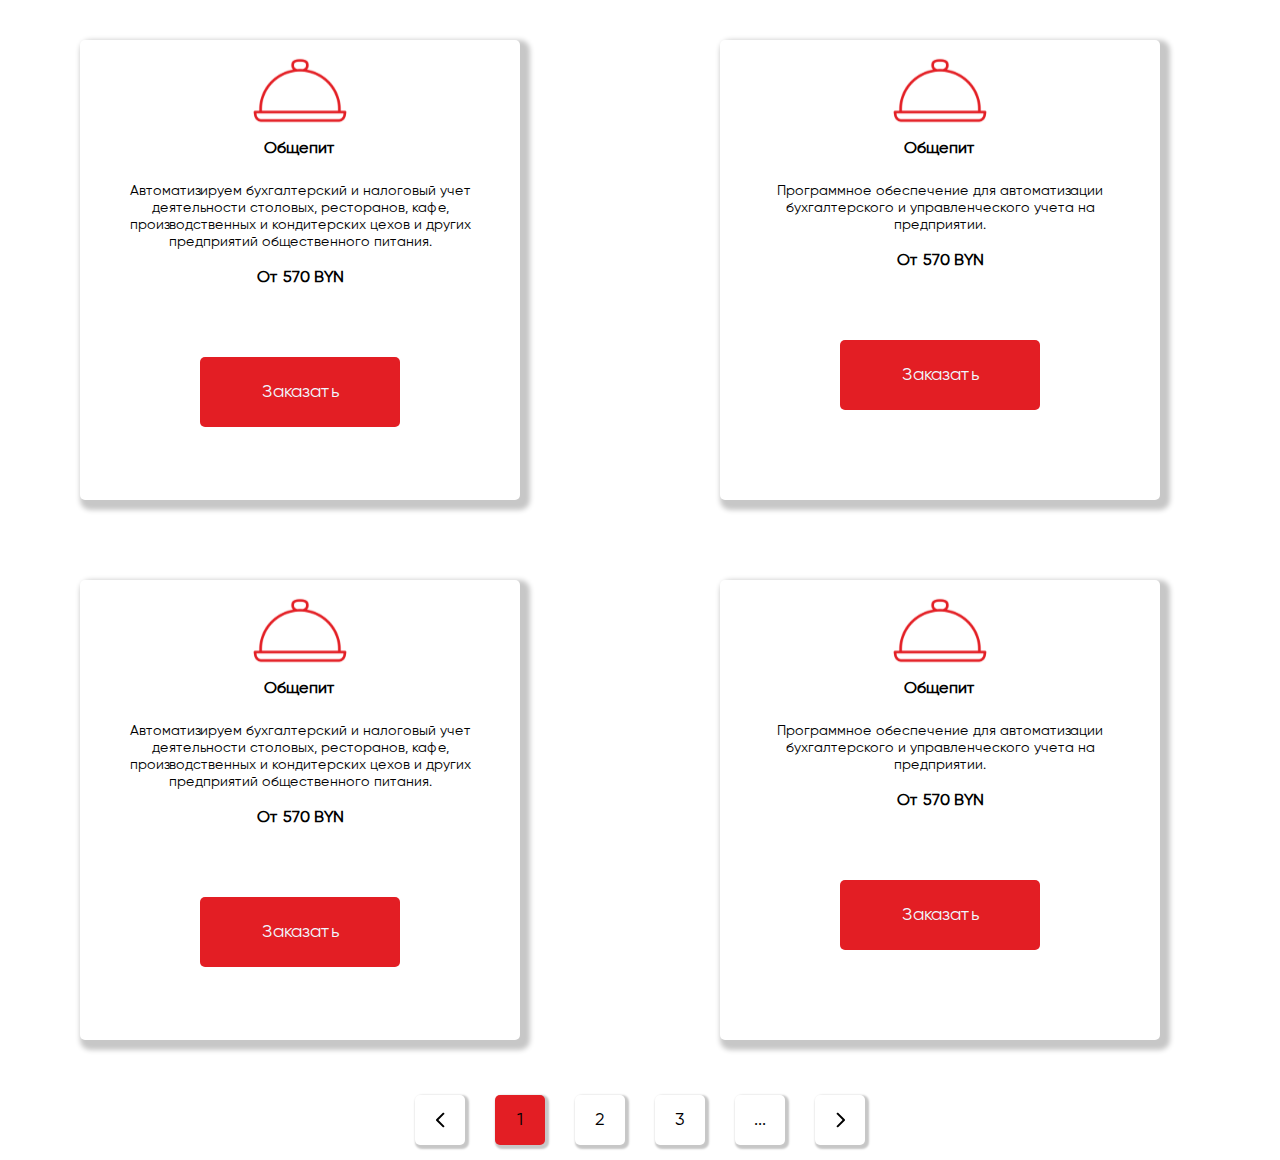
<file: lesson-7/index.html>
<!DOCTYPE html>
<html lang="en">
<head>
  <meta charset="UTF-8">
  <title>lesson-7</title>
  <link rel="stylesheet" href="./style/style.css">
</head>
<body>
<div class="card">
    <img src="../lesson-7/icons/Group 1855.svg" alt="plate" class="icon">
    <strong class="title">Общепит</strong>
    <p class="discription">Автоматизируем бухгалтерский и налоговый учет деятельности столовых, ресторанов, кафе, производственных и кондитерских цехов и других предприятий общественного питания.</p>
    <p class="price"><strong > От 570 BYN</strong></p>
    <button>Заказать</button>
</div>
<div class="card">
    
    <img src="../lesson-7/icons/Group 1855.svg" alt="key" class="icon">
    <strong class="title">Общепит</strong>
    <p class="discription">Программное обеспечение для автоматизации бухгалтерского и управленческого учета на предприятии.</p>
    <p class="price"><strong > От 570 BYN</strong></p>
    <button>Заказать</button>
</div>
<div class="card">
    <img src="../lesson-7/icons/Group 1855.svg" alt="plate" class="icon">
    <strong class="title">Общепит</strong>
    <p class="discription">Автоматизируем бухгалтерский и налоговый учет деятельности столовых, ресторанов, кафе, производственных и кондитерских цехов и других предприятий общественного питания.</p>
    <p class="price"><strong > От 570 BYN</strong></p>
    <button>Заказать</button>
</div class="card"> 
<div class="card">
    <img src="../lesson-7/icons/Group 1855.svg" alt="plate" class="icon">
    <strong class="title">Общепит</strong>
    <p class="discription">Программное обеспечение для автоматизации бухгалтерского и управленческого учета на предприятии.</p>
    <p class="price"><strong > От 570 BYN</strong></p>
    <button>Заказать</button>
</div>
<footer id="menu">
    <button class="page"><svg width="9" height="16" viewBox="0 0 9 16" fill="none" xmlns="http://www.w3.org/2000/svg">
        <path d="M0.292893 7.29289C-0.0976309 7.68342 -0.0976311 8.31658 0.292893 8.70711L6.65685 15.0711C7.04738 15.4616 7.68054 15.4616 8.07107 15.0711C8.46159 14.6805 8.46159 14.0474 8.07107 13.6569L2.41421 8L8.07107 2.34315C8.46159 1.95262 8.46159 1.31946 8.07107 0.928934C7.68055 0.53841 7.04738 0.53841 6.65686 0.928934L0.292893 7.29289ZM2 7L1 7L1 9L2 9L2 7Z" fill="black"/>
        </svg>
        </div>
    <button  autofocus class="page first">1</div>
    <button class="page">2</div>
    <button class="page">3</div>
    <button class="page">...</div>
    <button class="page"><svg width="9" height="16" viewBox="0 0 9 16" fill="none" xmlns="http://www.w3.org/2000/svg">
        <path d="M8.70711 8.70711C9.09763 8.31658 9.09763 7.68342 8.70711 7.29289L2.34315 0.928931C1.95262 0.538406 1.31946 0.538406 0.928934 0.928931C0.53841 1.31945 0.538409 1.95262 0.928934 2.34314L6.58579 8L0.928931 13.6569C0.538406 14.0474 0.538406 14.6805 0.92893 15.0711C1.31945 15.4616 1.95262 15.4616 2.34314 15.0711L8.70711 8.70711ZM7 9L8 9L8 7L7 7L7 9Z" fill="black"/>
        </svg>
        </div>
</div>


</body>
</html>
</file>
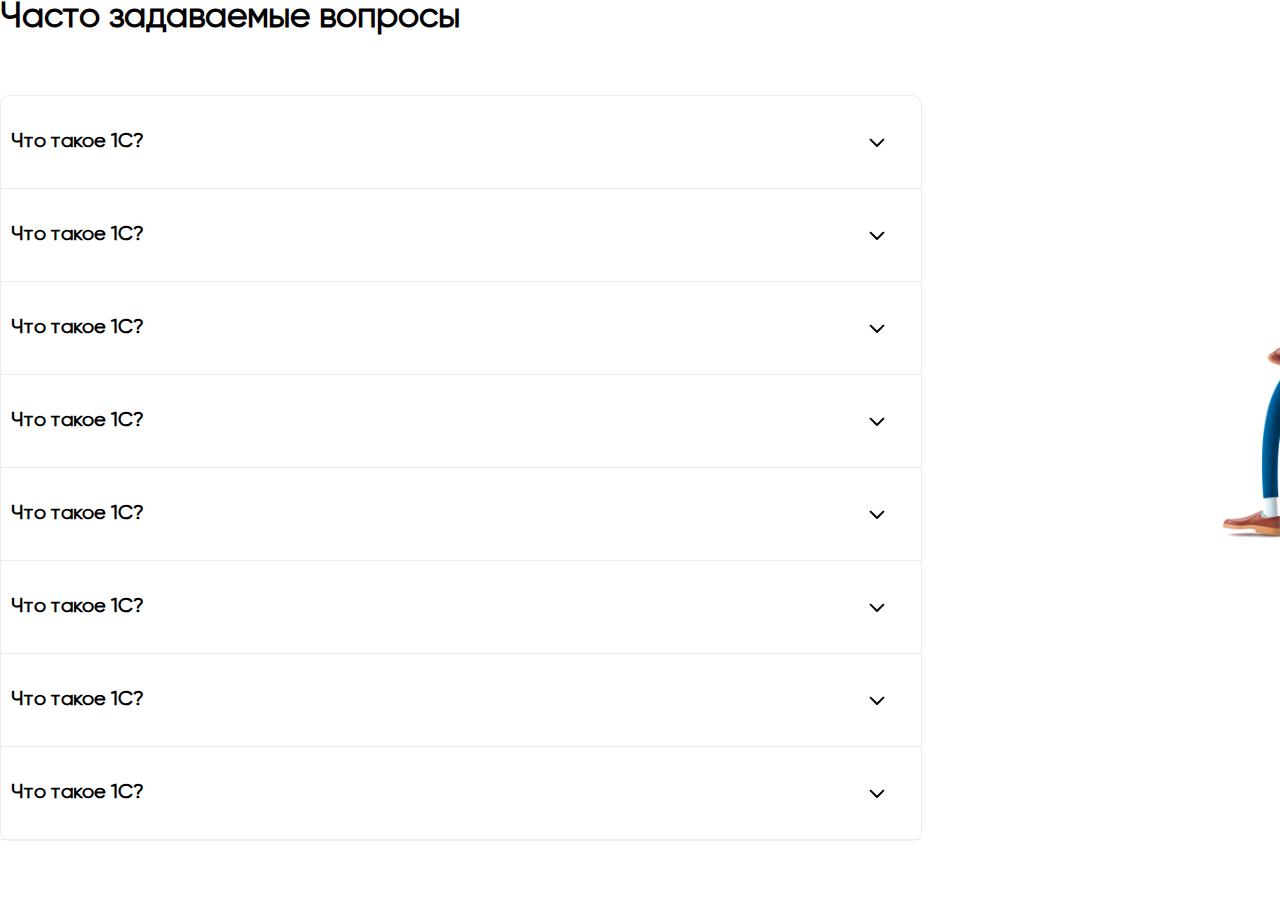
<file: lesson-8/index.html>
<!DOCTYPE html>
<html lang="en">
<head>
  <meta charset="UTF-8">
  <title>Homework-8</title>
  <link href="./style/style.css" rel="stylesheet" type="text/css"/>
</head>
<body>
    <h2>Часто задаваемые вопросы</h2>
<section class="content">
    
<div class="table">
<ul>
    <li>
        <label>
            <div class="wrap">
                <input type="checkbox" name="" id="check">
                <span class="title">Что такое 1С?</span>
                <svg width="16"  viewBox="0 0 16 9" fill="none" xmlns="http://www.w3.org/2000/svg">
                    <path d="M7.29289 8.70711C7.68342 9.09763 8.31658 9.09763 8.70711 8.70711L15.0711 2.34315C15.4616 1.95262 15.4616 1.31946 15.0711 0.928933C14.6805 0.538408 14.0474 0.538408 13.6569 0.928933L8 6.58579L2.34315 0.928932C1.95262 0.538407 1.31946 0.538407 0.928933 0.928932C0.538408 1.31946 0.538408 1.95262 0.928933 2.34315L7.29289 8.70711ZM7 7L7 8L9 8L9 7L7 7Z" fill="black"/>
                    </svg>
                <div class="text">Lorem ipsum dolor sit amet consectetur adipisicing elit. Aspernatur delectus sequi quas omnis officia dolorem, exercitationem incidunt numquam debitis aut nostrum saepe, ipsa iure temporibus facere! Incidunt iusto necessitatibus assumenda obcaecati commodi quibusdam autem quaerat deserunt atque. Iste dolor, rerum dignissimos praesentium possimus in culpa, alias, cumque assumenda temporibus commodi.</span>
            </div> 
        </label>
    </li>
    <li>
        <label>
            <div class="wrap">
                <input type="checkbox" name="" id="check">
                <span class="title">Что такое 1С?</span>
                <svg width="16"  viewBox="0 0 16 9" fill="none" xmlns="http://www.w3.org/2000/svg">
                    <path d="M7.29289 8.70711C7.68342 9.09763 8.31658 9.09763 8.70711 8.70711L15.0711 2.34315C15.4616 1.95262 15.4616 1.31946 15.0711 0.928933C14.6805 0.538408 14.0474 0.538408 13.6569 0.928933L8 6.58579L2.34315 0.928932C1.95262 0.538407 1.31946 0.538407 0.928933 0.928932C0.538408 1.31946 0.538408 1.95262 0.928933 2.34315L7.29289 8.70711ZM7 7L7 8L9 8L9 7L7 7Z" fill="black"/>
                    </svg>
                <div class="text">Lorem ipsum dolor sit amet consectetur adipisicing elit. Aspernatur delectus sequi quas omnis officia dolorem, exercitationem incidunt numquam debitis aut nostrum saepe, ipsa iure temporibus facere! Incidunt iusto necessitatibus assumenda obcaecati commodi quibusdam autem quaerat deserunt atque. Iste dolor, rerum dignissimos praesentium possimus in culpa, alias, cumque assumenda temporibus commodi.</span>
            </div> 
        </label>
    </li>
    <li>
        <label>
            <div class="wrap">
                <input type="checkbox" name="" id="check">
                <span class="title">Что такое 1С?</span>
                <svg width="16"  viewBox="0 0 16 9" fill="none" xmlns="http://www.w3.org/2000/svg">
                    <path d="M7.29289 8.70711C7.68342 9.09763 8.31658 9.09763 8.70711 8.70711L15.0711 2.34315C15.4616 1.95262 15.4616 1.31946 15.0711 0.928933C14.6805 0.538408 14.0474 0.538408 13.6569 0.928933L8 6.58579L2.34315 0.928932C1.95262 0.538407 1.31946 0.538407 0.928933 0.928932C0.538408 1.31946 0.538408 1.95262 0.928933 2.34315L7.29289 8.70711ZM7 7L7 8L9 8L9 7L7 7Z" fill="black"/>
                    </svg>
                <div class="text">Lorem ipsum dolor sit amet consectetur adipisicing elit. Aspernatur delectus sequi quas omnis officia dolorem, exercitationem incidunt numquam debitis aut nostrum saepe, ipsa iure temporibus facere! Incidunt iusto necessitatibus assumenda obcaecati commodi quibusdam autem quaerat deserunt atque. Iste dolor, rerum dignissimos praesentium possimus in culpa, alias, cumque assumenda temporibus commodi.</span>
            </div> 
        </label>
    </li>
    <li>
        <label>
            <div class="wrap">
                <input type="checkbox" name="" id="check">
                <span class="title">Что такое 1С?</span>
                <svg width="16"  viewBox="0 0 16 9" fill="none" xmlns="http://www.w3.org/2000/svg">
                    <path d="M7.29289 8.70711C7.68342 9.09763 8.31658 9.09763 8.70711 8.70711L15.0711 2.34315C15.4616 1.95262 15.4616 1.31946 15.0711 0.928933C14.6805 0.538408 14.0474 0.538408 13.6569 0.928933L8 6.58579L2.34315 0.928932C1.95262 0.538407 1.31946 0.538407 0.928933 0.928932C0.538408 1.31946 0.538408 1.95262 0.928933 2.34315L7.29289 8.70711ZM7 7L7 8L9 8L9 7L7 7Z" fill="black"/>
                    </svg>
                <div class="text">Lorem ipsum dolor sit amet consectetur adipisicing elit. Aspernatur delectus sequi quas omnis officia dolorem, exercitationem incidunt numquam debitis aut nostrum saepe, ipsa iure temporibus facere! Incidunt iusto necessitatibus assumenda obcaecati commodi quibusdam autem quaerat deserunt atque. Iste dolor, rerum dignissimos praesentium possimus in culpa, alias, cumque assumenda temporibus commodi.</span>
            </div> 
        </label>
    </li>
    <li>
        <label>
            <div class="wrap">
                <input type="checkbox" name="" id="check">
                <span class="title">Что такое 1С?</span>
                <svg width="16"  viewBox="0 0 16 9" fill="none" xmlns="http://www.w3.org/2000/svg">
                    <path d="M7.29289 8.70711C7.68342 9.09763 8.31658 9.09763 8.70711 8.70711L15.0711 2.34315C15.4616 1.95262 15.4616 1.31946 15.0711 0.928933C14.6805 0.538408 14.0474 0.538408 13.6569 0.928933L8 6.58579L2.34315 0.928932C1.95262 0.538407 1.31946 0.538407 0.928933 0.928932C0.538408 1.31946 0.538408 1.95262 0.928933 2.34315L7.29289 8.70711ZM7 7L7 8L9 8L9 7L7 7Z" fill="black"/>
                    </svg>
                <div class="text">Lorem ipsum dolor sit amet consectetur adipisicing elit. Aspernatur delectus sequi quas omnis officia dolorem, exercitationem incidunt numquam debitis aut nostrum saepe, ipsa iure temporibus facere! Incidunt iusto necessitatibus assumenda obcaecati commodi quibusdam autem quaerat deserunt atque. Iste dolor, rerum dignissimos praesentium possimus in culpa, alias, cumque assumenda temporibus commodi.</span>
            </div> 
        </label>
    </li>
    <li>
        <label>
            <div class="wrap">
                <input type="checkbox" name="" id="check">
                <span class="title">Что такое 1С?</span>
                <svg width="16"  viewBox="0 0 16 9" fill="none" xmlns="http://www.w3.org/2000/svg">
                    <path d="M7.29289 8.70711C7.68342 9.09763 8.31658 9.09763 8.70711 8.70711L15.0711 2.34315C15.4616 1.95262 15.4616 1.31946 15.0711 0.928933C14.6805 0.538408 14.0474 0.538408 13.6569 0.928933L8 6.58579L2.34315 0.928932C1.95262 0.538407 1.31946 0.538407 0.928933 0.928932C0.538408 1.31946 0.538408 1.95262 0.928933 2.34315L7.29289 8.70711ZM7 7L7 8L9 8L9 7L7 7Z" fill="black"/>
                    </svg>
                <div class="text">Lorem ipsum dolor sit amet consectetur adipisicing elit. Aspernatur delectus sequi quas omnis officia dolorem, exercitationem incidunt numquam debitis aut nostrum saepe, ipsa iure temporibus facere! Incidunt iusto necessitatibus assumenda obcaecati commodi quibusdam autem quaerat deserunt atque. Iste dolor, rerum dignissimos praesentium possimus in culpa, alias, cumque assumenda temporibus commodi.</span>
            </div> 
        </label>
    </li>
    <li>
        <label>
            <div class="wrap">
                <input type="checkbox" name="" id="check">
                <span class="title">Что такое 1С?</span>
                <svg width="16"  viewBox="0 0 16 9" fill="none" xmlns="http://www.w3.org/2000/svg">
                    <path d="M7.29289 8.70711C7.68342 9.09763 8.31658 9.09763 8.70711 8.70711L15.0711 2.34315C15.4616 1.95262 15.4616 1.31946 15.0711 0.928933C14.6805 0.538408 14.0474 0.538408 13.6569 0.928933L8 6.58579L2.34315 0.928932C1.95262 0.538407 1.31946 0.538407 0.928933 0.928932C0.538408 1.31946 0.538408 1.95262 0.928933 2.34315L7.29289 8.70711ZM7 7L7 8L9 8L9 7L7 7Z" fill="black"/>
                    </svg>
                <div class="text">Lorem ipsum dolor sit amet consectetur adipisicing elit. Aspernatur delectus sequi quas omnis officia dolorem, exercitationem incidunt numquam debitis aut nostrum saepe, ipsa iure temporibus facere! Incidunt iusto necessitatibus assumenda obcaecati commodi quibusdam autem quaerat deserunt atque. Iste dolor, rerum dignissimos praesentium possimus in culpa, alias, cumque assumenda temporibus commodi.</span>
            </div> 
        </label>
    </li>
    <li>
        <label>
            <div class="wrap">
                <input type="checkbox" name="" id="check">
                <span class="title">Что такое 1С?</span>
                <svg width="16"  viewBox="0 0 16 9" fill="none" xmlns="http://www.w3.org/2000/svg">
                    <path d="M7.29289 8.70711C7.68342 9.09763 8.31658 9.09763 8.70711 8.70711L15.0711 2.34315C15.4616 1.95262 15.4616 1.31946 15.0711 0.928933C14.6805 0.538408 14.0474 0.538408 13.6569 0.928933L8 6.58579L2.34315 0.928932C1.95262 0.538407 1.31946 0.538407 0.928933 0.928932C0.538408 1.31946 0.538408 1.95262 0.928933 2.34315L7.29289 8.70711ZM7 7L7 8L9 8L9 7L7 7Z" fill="black"/>
                    </svg>
                <div class="text">Lorem ipsum dolor sit amet consectetur adipisicing elit. Aspernatur delectus sequi quas omnis officia dolorem, exercitationem incidunt numquam debitis aut nostrum saepe, ipsa iure temporibus facere! Incidunt iusto necessitatibus assumenda obcaecati commodi quibusdam autem quaerat deserunt atque. Iste dolor, rerum dignissimos praesentium possimus in culpa, alias, cumque assumenda temporibus commodi.</span>
            </div> 
        </label>
    </li>
</ul>
</div>
<img class="man-in-chair" src="./pics/Group_31_2 1.png" alt="man in chair">

</section>


</body>
</html>
</file>
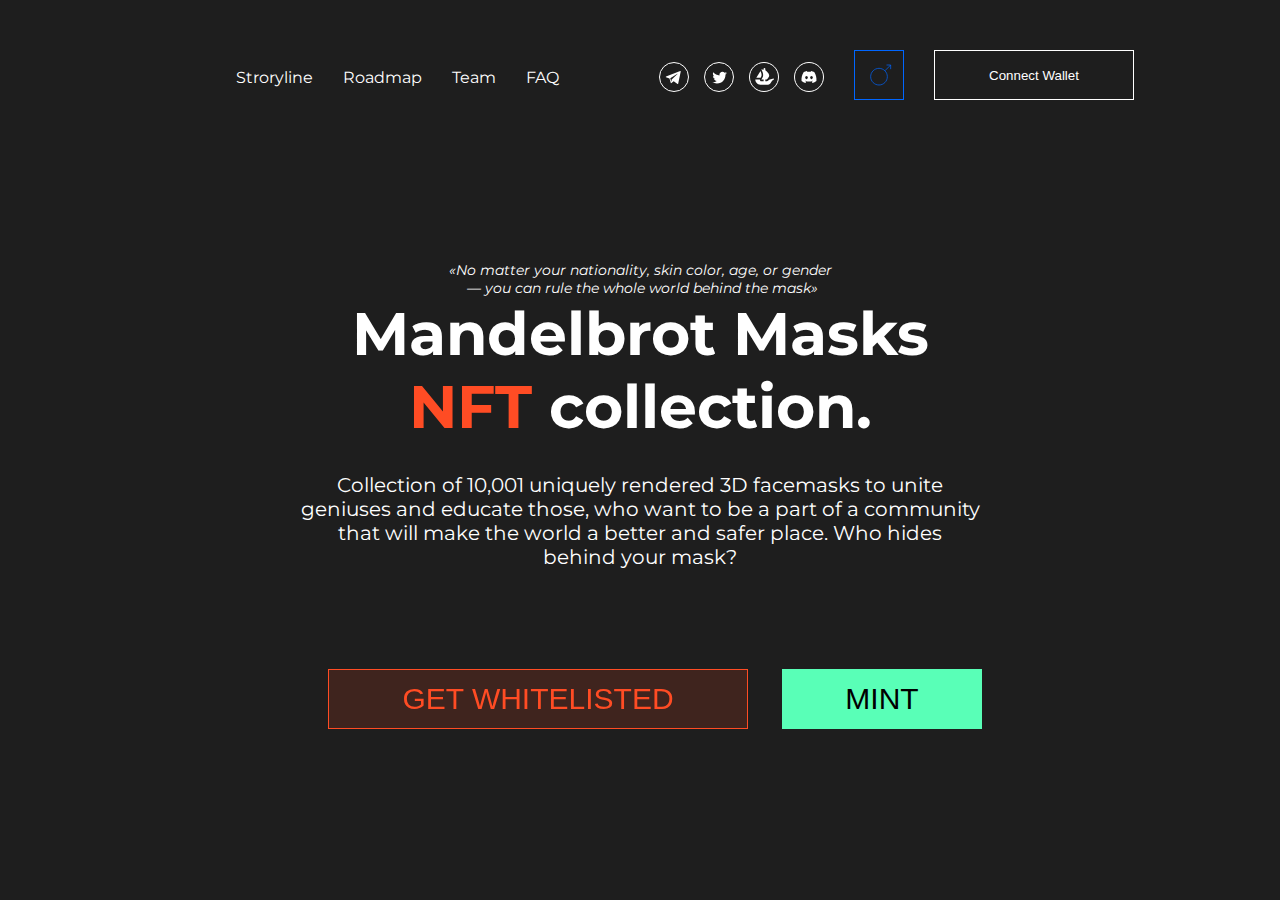
<file: lesson9/index.html>
<!DOCTYPE html>
<html lang="en">
<head>
  <meta charset="UTF-8">
  <title>homework-9</title>
  <link href="./style/style.css" rel="stylesheet" type="text/css"/>
  <style>
    @import url('https://fonts.googleapis.com/css2?family=Montserrat&family=Poppins&family=Raleway&display=swap');
    @import url('https://fonts.googleapis.com/css2?family=Candal&family=Montserrat&family=Poppins&family=Raleway&display=swap');
</style>
  </style>
</head>
<body>

<header>
<div class="navigation">
    <svg class="logo" width="189"  viewBox="0 0 189 23" fill="none" xmlns="http://www.w3.org/2000/svg">
        <path d="M0 1.1084H2.81534L5.19755 4.8306L7.57976 1.1084H9.07676V10.6778H7.3632V5.4803L5.12987 9.26341H4.47341L2.16565 5.4803V10.6778H0V1.1084Z" fill="white"/>
        <path d="M21 10.6778H17.3861L16.9394 8.64079H14.564L14.1376 10.6778H11.6945L14.1308 1.1084H18.3674L21 10.6778ZM15.7821 2.59728L14.855 7.05716H16.7905L15.9919 2.59728H15.7821Z" fill="white"/>
        <path d="M8.21456 15.0662C8.02958 14.985 7.81301 14.9038 7.56487 14.8226C7.32123 14.7369 7.06406 14.6602 6.79336 14.5925C6.52716 14.5248 6.25646 14.4707 5.98124 14.4301C5.70602 14.385 5.44659 14.3624 5.20296 14.3624C4.77885 14.3624 4.44724 14.4165 4.20812 14.5248C3.96899 14.6331 3.84943 14.8158 3.84943 15.073C3.84943 15.1948 3.89004 15.3031 3.97125 15.3978C4.05697 15.4881 4.17653 15.5738 4.32993 15.655C4.48333 15.7317 4.66606 15.8084 4.87811 15.8851C5.09468 15.9573 5.3338 16.034 5.59548 16.1152L6.08952 16.2709C6.5046 16.3972 6.87682 16.5506 7.20618 16.7311C7.53554 16.907 7.81301 17.1168 8.0386 17.3605C8.2687 17.5996 8.44466 17.8748 8.56648 18.1861C8.6883 18.4974 8.7492 18.8516 8.7492 19.2486C8.7492 19.7133 8.67476 20.1375 8.52587 20.521C8.3815 20.8999 8.15365 21.2248 7.84234 21.4955C7.53103 21.7662 7.13174 21.976 6.64447 22.1249C6.16171 22.2738 5.57969 22.3482 4.89841 22.3482C4.29384 22.3482 3.69152 22.2986 3.09145 22.1993C2.4959 22.1001 1.89358 21.9264 1.28449 21.6782V19.4449C1.86651 19.7427 2.43048 19.9615 2.9764 20.1014C3.52684 20.2367 4.06825 20.3044 4.60064 20.3044C5.03828 20.3044 5.35636 20.2345 5.55488 20.0946C5.75791 19.9547 5.85942 19.7607 5.85942 19.5126C5.85942 19.3637 5.82107 19.2374 5.74437 19.1336C5.67218 19.0253 5.55262 18.926 5.38569 18.8358C5.22326 18.7456 5.00895 18.6553 4.74276 18.5651C4.47657 18.4704 4.15397 18.3643 3.77499 18.247C3.396 18.1342 3.04408 17.9921 2.71923 17.8207C2.3989 17.6492 2.12143 17.4439 1.88681 17.2048C1.6522 16.9612 1.46722 16.6792 1.33187 16.3589C1.20103 16.0385 1.1356 15.6731 1.1356 15.2625C1.1356 14.8384 1.21005 14.4504 1.35894 14.0985C1.50783 13.7465 1.73567 13.4465 2.04247 13.1984C2.34927 12.9457 2.73728 12.7494 3.2065 12.6096C3.68024 12.4697 4.24195 12.3998 4.89165 12.3998C5.14882 12.3998 5.42178 12.4111 5.71053 12.4336C5.99929 12.4562 6.29255 12.49 6.59033 12.5351C6.89261 12.5803 7.19039 12.6389 7.48365 12.7111C7.77692 12.7833 8.05439 12.869 8.31608 12.9683L8.21456 15.0662Z" fill="white"/>
        <path d="M15.238 18.1049V22.152H12.2061V12.5825H15.238V16.7987L17.4037 12.5825H20.9431L18.2022 17.171L20.9431 22.152H17.4037L15.4546 17.6447L15.238 18.1049Z" fill="white"/>
        <mask id="path-3-outside-1_1_45" maskUnits="userSpaceOnUse" x="24" y="0" width="165" height="23" fill="black">
        <rect fill="white" x="24" width="165" height="23"/>
        <path d="M25 1.38571H31.3023L39.1328 11.5286V1.38571H44.1105V21.5857H37.6482L29.9341 10.8429V21.5857H25V1.38571ZM49.0738 21.5857V1.38571H56.2348C58.0007 1.38571 59.5872 1.59048 60.9942 2C62.4012 2.4 63.5898 3.01429 64.5601 3.84286C65.5402 4.6619 66.2873 5.69524 66.8016 6.94286C67.3256 8.18095 67.5876 9.63809 67.5876 11.3143C67.5876 12.5905 67.4517 13.7333 67.18 14.7429C66.918 15.7429 66.5396 16.6238 66.0447 17.3857C65.5596 18.1476 64.9677 18.7952 64.269 19.3286C63.5801 19.8524 62.8136 20.2857 61.9694 20.6286C61.1252 20.9619 60.2131 21.2048 59.2331 21.3571C58.2627 21.5095 57.2439 21.5857 56.1765 21.5857H49.0738ZM55.5943 17.0143H56.031C56.7878 17.0143 57.4768 16.9476 58.0978 16.8143C58.7188 16.6714 59.2476 16.3952 59.6843 15.9857C60.1306 15.5762 60.4702 15 60.7031 14.2571C60.9457 13.5143 61.067 12.5333 61.067 11.3143C61.067 10.2095 60.9602 9.29048 60.7468 8.55714C60.5333 7.81429 60.2179 7.22381 59.8007 6.78571C59.3835 6.3381 58.8692 6.02381 58.2579 5.84286C57.6466 5.65238 56.9479 5.55714 56.162 5.55714H55.5943V17.0143ZM71.5028 1.38571H85.9412V5.12857H78.0234V9.4H85.0097V13.0571H78.0234V17.4714H85.9412V21.5857H71.5028V1.38571ZM90.7007 1.38571H97.2213V17.4714H104.208V21.5857H90.7007V1.38571ZM107.439 1.38571H114.367C114.969 1.38571 115.628 1.40952 116.346 1.45714C117.074 1.49524 117.802 1.58095 118.53 1.71429C119.257 1.8381 119.961 2.01905 120.64 2.25714C121.319 2.48571 121.921 2.79048 122.445 3.17143C122.979 3.54286 123.401 4.00476 123.711 4.55714C124.031 5.1 124.191 5.74762 124.191 6.5C124.191 6.94762 124.138 7.39524 124.031 7.84286C123.925 8.28095 123.731 8.68571 123.449 9.05714C123.177 9.42857 122.799 9.75238 122.314 10.0286C121.838 10.3048 121.227 10.5 120.48 10.6143C121.295 10.6619 122.018 10.8476 122.649 11.1714C123.289 11.4857 123.828 11.881 124.264 12.3571C124.701 12.8333 125.031 13.3619 125.254 13.9429C125.487 14.5143 125.603 15.081 125.603 15.6429C125.603 16.3952 125.448 17.1286 125.138 17.8429C124.827 18.5476 124.303 19.181 123.566 19.7429C122.838 20.2952 121.872 20.7429 120.669 21.0857C119.466 21.419 117.972 21.5857 116.186 21.5857H107.439V1.38571ZM113.959 17.9286H116.594C117.428 17.9286 118.049 17.719 118.457 17.3C118.874 16.8714 119.083 16.319 119.083 15.6429C119.083 15.2429 119.01 14.9 118.864 14.6143C118.729 14.3286 118.471 14.0952 118.093 13.9143C117.715 13.7238 117.191 13.5857 116.521 13.5C115.861 13.4048 115.007 13.3571 113.959 13.3571V17.9286ZM115.997 9.7C116.453 9.7 116.87 9.6381 117.249 9.51429C117.627 9.38095 117.952 9.20952 118.224 9C118.496 8.79048 118.704 8.54762 118.85 8.27143C119.005 7.99524 119.083 7.70952 119.083 7.41429C119.083 6.95714 118.991 6.58095 118.806 6.28571C118.622 5.99048 118.326 5.75714 117.918 5.58571C117.511 5.41429 116.982 5.29524 116.332 5.22857C115.682 5.1619 114.891 5.12857 113.959 5.12857V9.7H115.997ZM129.999 1.38571H139.256C140.721 1.38571 142.011 1.57619 143.127 1.95714C144.243 2.32857 145.17 2.82381 145.907 3.44286C146.654 4.05238 147.217 4.74762 147.596 5.52857C147.974 6.3 148.163 7.08095 148.163 7.87143C148.163 8.49048 148.1 9.10476 147.974 9.71429C147.848 10.3143 147.625 10.8857 147.305 11.4286C146.984 11.9619 146.543 12.4476 145.98 12.8857C145.427 13.3143 144.719 13.6619 143.855 13.9286C143.981 14.3286 144.195 14.8238 144.495 15.4143C144.796 16.0048 145.146 16.6429 145.543 17.3286C145.941 18.0143 146.368 18.7238 146.824 19.4571C147.28 20.1905 147.727 20.9 148.163 21.5857H140.711C140.294 20.6619 139.867 19.6286 139.43 18.4857C138.994 17.3333 138.644 16.081 138.382 14.7286H136.519V21.5857H129.999V1.38571ZM137.626 11.5286C138.363 11.5286 138.984 11.4333 139.489 11.2429C140.003 11.0524 140.42 10.8048 140.74 10.5C141.061 10.1952 141.289 9.85238 141.424 9.47143C141.57 9.09048 141.643 8.70952 141.643 8.32857C141.643 7.57619 141.536 6.96191 141.323 6.48571C141.109 6.00952 140.818 5.63809 140.449 5.37143C140.081 5.09524 139.654 4.90952 139.168 4.81429C138.683 4.71905 138.164 4.67143 137.611 4.67143H136.519V11.5286H137.626ZM160.288 22C159.016 22 157.881 21.8619 156.882 21.5857C155.882 21.319 154.999 20.9476 154.233 20.4714C153.476 19.9857 152.831 19.4143 152.297 18.7571C151.773 18.0905 151.341 17.3714 151.002 16.6C150.672 15.819 150.429 15 150.274 14.1429C150.128 13.2857 150.055 12.4143 150.055 11.5286C150.055 10.6524 150.148 9.78571 150.332 8.92857C150.516 8.0619 150.793 7.2381 151.162 6.45714C151.53 5.67619 151.996 4.95238 152.559 4.28571C153.122 3.61905 153.781 3.04286 154.538 2.55714C155.295 2.07143 156.149 1.69048 157.1 1.41429C158.061 1.1381 159.123 1 160.288 1C161.452 1 162.51 1.1381 163.46 1.41429C164.421 1.69048 165.28 2.07143 166.037 2.55714C166.803 3.04286 167.468 3.61905 168.031 4.28571C168.594 4.95238 169.059 5.67619 169.428 6.45714C169.806 7.2381 170.088 8.0619 170.272 8.92857C170.457 9.78571 170.549 10.6524 170.549 11.5286C170.549 12.4143 170.471 13.2857 170.316 14.1429C170.161 15 169.913 15.819 169.574 16.6C169.244 17.3714 168.812 18.0905 168.278 18.7571C167.744 19.4143 167.099 19.9857 166.342 20.4714C165.585 20.9476 164.702 21.319 163.693 21.5857C162.694 21.8619 161.559 22 160.288 22ZM156.576 11.5286C156.576 12.6714 156.659 13.6476 156.823 14.4571C156.998 15.2667 157.241 15.9286 157.551 16.4429C157.871 16.9571 158.26 17.3333 158.716 17.5714C159.181 17.8095 159.705 17.9286 160.288 17.9286C160.87 17.9286 161.389 17.8095 161.845 17.5714C162.311 17.3333 162.704 16.9571 163.024 16.4429C163.354 15.9286 163.601 15.2667 163.766 14.4571C163.941 13.6476 164.028 12.6714 164.028 11.5286C164.028 10.3857 163.941 9.40952 163.766 8.6C163.601 7.78095 163.354 7.11429 163.024 6.6C162.704 6.07619 162.311 5.69048 161.845 5.44286C161.389 5.19524 160.87 5.07143 160.288 5.07143C159.705 5.07143 159.181 5.19524 158.716 5.44286C158.26 5.69048 157.871 6.07619 157.551 6.6C157.241 7.11429 156.998 7.78095 156.823 8.6C156.659 9.40952 156.576 10.3857 156.576 11.5286ZM176.72 21.5857V6.04286H172.062V1.38571H188V6.04286H183.241V21.5857H176.72Z"/>
        </mask>
        <path d="M25 1.38571H31.3023L39.1328 11.5286V1.38571H44.1105V21.5857H37.6482L29.9341 10.8429V21.5857H25V1.38571ZM49.0738 21.5857V1.38571H56.2348C58.0007 1.38571 59.5872 1.59048 60.9942 2C62.4012 2.4 63.5898 3.01429 64.5601 3.84286C65.5402 4.6619 66.2873 5.69524 66.8016 6.94286C67.3256 8.18095 67.5876 9.63809 67.5876 11.3143C67.5876 12.5905 67.4517 13.7333 67.18 14.7429C66.918 15.7429 66.5396 16.6238 66.0447 17.3857C65.5596 18.1476 64.9677 18.7952 64.269 19.3286C63.5801 19.8524 62.8136 20.2857 61.9694 20.6286C61.1252 20.9619 60.2131 21.2048 59.2331 21.3571C58.2627 21.5095 57.2439 21.5857 56.1765 21.5857H49.0738ZM55.5943 17.0143H56.031C56.7878 17.0143 57.4768 16.9476 58.0978 16.8143C58.7188 16.6714 59.2476 16.3952 59.6843 15.9857C60.1306 15.5762 60.4702 15 60.7031 14.2571C60.9457 13.5143 61.067 12.5333 61.067 11.3143C61.067 10.2095 60.9602 9.29048 60.7468 8.55714C60.5333 7.81429 60.2179 7.22381 59.8007 6.78571C59.3835 6.3381 58.8692 6.02381 58.2579 5.84286C57.6466 5.65238 56.9479 5.55714 56.162 5.55714H55.5943V17.0143ZM71.5028 1.38571H85.9412V5.12857H78.0234V9.4H85.0097V13.0571H78.0234V17.4714H85.9412V21.5857H71.5028V1.38571ZM90.7007 1.38571H97.2213V17.4714H104.208V21.5857H90.7007V1.38571ZM107.439 1.38571H114.367C114.969 1.38571 115.628 1.40952 116.346 1.45714C117.074 1.49524 117.802 1.58095 118.53 1.71429C119.257 1.8381 119.961 2.01905 120.64 2.25714C121.319 2.48571 121.921 2.79048 122.445 3.17143C122.979 3.54286 123.401 4.00476 123.711 4.55714C124.031 5.1 124.191 5.74762 124.191 6.5C124.191 6.94762 124.138 7.39524 124.031 7.84286C123.925 8.28095 123.731 8.68571 123.449 9.05714C123.177 9.42857 122.799 9.75238 122.314 10.0286C121.838 10.3048 121.227 10.5 120.48 10.6143C121.295 10.6619 122.018 10.8476 122.649 11.1714C123.289 11.4857 123.828 11.881 124.264 12.3571C124.701 12.8333 125.031 13.3619 125.254 13.9429C125.487 14.5143 125.603 15.081 125.603 15.6429C125.603 16.3952 125.448 17.1286 125.138 17.8429C124.827 18.5476 124.303 19.181 123.566 19.7429C122.838 20.2952 121.872 20.7429 120.669 21.0857C119.466 21.419 117.972 21.5857 116.186 21.5857H107.439V1.38571ZM113.959 17.9286H116.594C117.428 17.9286 118.049 17.719 118.457 17.3C118.874 16.8714 119.083 16.319 119.083 15.6429C119.083 15.2429 119.01 14.9 118.864 14.6143C118.729 14.3286 118.471 14.0952 118.093 13.9143C117.715 13.7238 117.191 13.5857 116.521 13.5C115.861 13.4048 115.007 13.3571 113.959 13.3571V17.9286ZM115.997 9.7C116.453 9.7 116.87 9.6381 117.249 9.51429C117.627 9.38095 117.952 9.20952 118.224 9C118.496 8.79048 118.704 8.54762 118.85 8.27143C119.005 7.99524 119.083 7.70952 119.083 7.41429C119.083 6.95714 118.991 6.58095 118.806 6.28571C118.622 5.99048 118.326 5.75714 117.918 5.58571C117.511 5.41429 116.982 5.29524 116.332 5.22857C115.682 5.1619 114.891 5.12857 113.959 5.12857V9.7H115.997ZM129.999 1.38571H139.256C140.721 1.38571 142.011 1.57619 143.127 1.95714C144.243 2.32857 145.17 2.82381 145.907 3.44286C146.654 4.05238 147.217 4.74762 147.596 5.52857C147.974 6.3 148.163 7.08095 148.163 7.87143C148.163 8.49048 148.1 9.10476 147.974 9.71429C147.848 10.3143 147.625 10.8857 147.305 11.4286C146.984 11.9619 146.543 12.4476 145.98 12.8857C145.427 13.3143 144.719 13.6619 143.855 13.9286C143.981 14.3286 144.195 14.8238 144.495 15.4143C144.796 16.0048 145.146 16.6429 145.543 17.3286C145.941 18.0143 146.368 18.7238 146.824 19.4571C147.28 20.1905 147.727 20.9 148.163 21.5857H140.711C140.294 20.6619 139.867 19.6286 139.43 18.4857C138.994 17.3333 138.644 16.081 138.382 14.7286H136.519V21.5857H129.999V1.38571ZM137.626 11.5286C138.363 11.5286 138.984 11.4333 139.489 11.2429C140.003 11.0524 140.42 10.8048 140.74 10.5C141.061 10.1952 141.289 9.85238 141.424 9.47143C141.57 9.09048 141.643 8.70952 141.643 8.32857C141.643 7.57619 141.536 6.96191 141.323 6.48571C141.109 6.00952 140.818 5.63809 140.449 5.37143C140.081 5.09524 139.654 4.90952 139.168 4.81429C138.683 4.71905 138.164 4.67143 137.611 4.67143H136.519V11.5286H137.626ZM160.288 22C159.016 22 157.881 21.8619 156.882 21.5857C155.882 21.319 154.999 20.9476 154.233 20.4714C153.476 19.9857 152.831 19.4143 152.297 18.7571C151.773 18.0905 151.341 17.3714 151.002 16.6C150.672 15.819 150.429 15 150.274 14.1429C150.128 13.2857 150.055 12.4143 150.055 11.5286C150.055 10.6524 150.148 9.78571 150.332 8.92857C150.516 8.0619 150.793 7.2381 151.162 6.45714C151.53 5.67619 151.996 4.95238 152.559 4.28571C153.122 3.61905 153.781 3.04286 154.538 2.55714C155.295 2.07143 156.149 1.69048 157.1 1.41429C158.061 1.1381 159.123 1 160.288 1C161.452 1 162.51 1.1381 163.46 1.41429C164.421 1.69048 165.28 2.07143 166.037 2.55714C166.803 3.04286 167.468 3.61905 168.031 4.28571C168.594 4.95238 169.059 5.67619 169.428 6.45714C169.806 7.2381 170.088 8.0619 170.272 8.92857C170.457 9.78571 170.549 10.6524 170.549 11.5286C170.549 12.4143 170.471 13.2857 170.316 14.1429C170.161 15 169.913 15.819 169.574 16.6C169.244 17.3714 168.812 18.0905 168.278 18.7571C167.744 19.4143 167.099 19.9857 166.342 20.4714C165.585 20.9476 164.702 21.319 163.693 21.5857C162.694 21.8619 161.559 22 160.288 22ZM156.576 11.5286C156.576 12.6714 156.659 13.6476 156.823 14.4571C156.998 15.2667 157.241 15.9286 157.551 16.4429C157.871 16.9571 158.26 17.3333 158.716 17.5714C159.181 17.8095 159.705 17.9286 160.288 17.9286C160.87 17.9286 161.389 17.8095 161.845 17.5714C162.311 17.3333 162.704 16.9571 163.024 16.4429C163.354 15.9286 163.601 15.2667 163.766 14.4571C163.941 13.6476 164.028 12.6714 164.028 11.5286C164.028 10.3857 163.941 9.40952 163.766 8.6C163.601 7.78095 163.354 7.11429 163.024 6.6C162.704 6.07619 162.311 5.69048 161.845 5.44286C161.389 5.19524 160.87 5.07143 160.288 5.07143C159.705 5.07143 159.181 5.19524 158.716 5.44286C158.26 5.69048 157.871 6.07619 157.551 6.6C157.241 7.11429 156.998 7.78095 156.823 8.6C156.659 9.40952 156.576 10.3857 156.576 11.5286ZM176.72 21.5857V6.04286H172.062V1.38571H188V6.04286H183.241V21.5857H176.72Z" stroke="#59FFB7" stroke-width="2" mask="url(#path-3-outside-1_1_45)"/>
        </svg>
    <a href="#"><p class="nav-links">Stroryline</p></a>
    <a href="#"><p class="nav-links">Roadmap</p></a>
    <a href="#"><p class="nav-links">Team</p></a>
    <a href="#"><p class="nav-links">FAQ</p></a> 
     <div class="social-icons">
        <svg width="165"  viewBox="0 0 165 30" fill="none" xmlns="http://www.w3.org/2000/svg">
            <circle cx="15" cy="15" r="14.5" stroke="white"/>
            <path d="M7.01303 15.2806L10.4616 16.5665L11.8059 20.8918C11.8644 21.184 12.2151 21.2425 12.4489 21.0671L14.3778 19.489C14.5531 19.3136 14.8454 19.3136 15.0792 19.489L18.5277 22.0023C18.7615 22.1777 19.1122 22.0608 19.1707 21.7685L21.7425 9.49399C21.8009 9.20174 21.5087 8.90949 21.2164 9.02639L7.01303 14.5207C6.66232 14.6376 6.66232 15.1637 7.01303 15.2806ZM11.6306 15.9235L18.4108 11.7735C18.5277 11.7151 18.6446 11.8905 18.5277 11.9489L12.975 17.151C12.7996 17.3263 12.6242 17.5601 12.6242 17.8524L12.4489 19.2552C12.4489 19.4305 12.1566 19.489 12.0982 19.2552L11.3968 16.6834C11.2214 16.3911 11.3384 16.0404 11.6306 15.9235Z" fill="white"/>
            <circle cx="60" cy="15" r="14.5" stroke="white"/>
            <path d="M67.95 11.175C67.425 11.4 66.825 11.55 66.225 11.625C66.825 11.25 67.35 10.65 67.575 9.975C66.975 10.35 66.375 10.575 65.625 10.725C65.1 10.125 64.275 9.75 63.45 9.75C61.8 9.75 60.45 11.1 60.45 12.75C60.45 12.975 60.45 13.2 60.525 13.425C58.05 13.275 55.8 12.075 54.3 10.275C54.075 10.725 53.925 11.25 53.925 11.775C53.925 12.825 54.45 13.725 55.275 14.25C54.75 14.25 54.3 14.1 53.925 13.875C53.925 15.3 54.975 16.575 56.325 16.8C56.1 16.875 55.8 16.875 55.5 16.875C55.275 16.875 55.125 16.875 54.9 16.8C55.275 18 56.4 18.9 57.75 18.9C56.7 19.725 55.425 20.175 54 20.175C53.775 20.175 53.55 20.175 53.25 20.1C54.6 20.925 56.175 21.45 57.9 21.45C63.45 21.45 66.45 16.875 66.45 12.9V12.525C67.05 12.3 67.575 11.775 67.95 11.175Z" fill="white"/>
            <g clip-path="url(#clip0_1_31)">
            <path d="M119.5 15C119.5 23.0077 113.008 29.5 105 29.5C96.9923 29.5 90.5 23.0077 90.5 15C90.5 6.99233 96.9923 0.5 105 0.5C113.009 0.5 119.5 6.99229 119.5 15Z" stroke="white"/>
            <path d="M97.4004 15.504L97.4651 15.4023L101.367 9.29796C101.424 9.20859 101.558 9.21783 101.601 9.31491C102.253 10.7759 102.816 12.5929 102.552 13.724C102.44 14.1895 102.132 14.8198 101.785 15.4023C101.74 15.4871 101.691 15.5703 101.638 15.6504C101.614 15.6874 101.572 15.709 101.527 15.709H97.5144C97.4066 15.709 97.3434 15.5919 97.4004 15.504Z" fill="white"/>
            <path d="M114.793 16.6383V17.6046C114.793 17.66 114.759 17.7094 114.71 17.7309C114.408 17.8604 113.374 18.335 112.944 18.933C111.847 20.4602 111.008 22.644 109.134 22.644H101.316C98.5454 22.644 96.3 20.3909 96.3 17.6107V17.5213C96.3 17.4474 96.3601 17.3873 96.4341 17.3873H100.792C100.879 17.3873 100.942 17.4674 100.934 17.5522C100.903 17.8357 100.956 18.1255 101.09 18.389C101.349 18.9145 101.885 19.2428 102.464 19.2428H104.622V17.5583H102.489C102.38 17.5583 102.315 17.432 102.378 17.3426C102.401 17.3071 102.427 17.2702 102.455 17.2286C102.657 16.9419 102.945 16.4965 103.232 15.9895C103.428 15.6474 103.617 15.2821 103.77 14.9153C103.801 14.8491 103.825 14.7812 103.85 14.715C103.891 14.5979 103.935 14.4884 103.965 14.379C103.996 14.2865 104.021 14.1895 104.046 14.0985C104.118 13.7872 104.149 13.4574 104.149 13.1153C104.149 12.9812 104.143 12.841 104.13 12.7069C104.124 12.5605 104.106 12.4141 104.087 12.2677C104.075 12.1382 104.052 12.0103 104.027 11.8763C103.996 11.6805 103.953 11.4864 103.904 11.2906L103.887 11.2167C103.85 11.0826 103.819 10.9547 103.776 10.8206C103.654 10.3999 103.514 9.98994 103.366 9.60621C103.312 9.45363 103.25 9.30723 103.189 9.16083C103.098 8.94045 103.005 8.74011 102.921 8.55054C102.877 8.46423 102.84 8.38563 102.803 8.3055C102.762 8.21457 102.719 8.12364 102.676 8.03736C102.645 7.97109 102.609 7.90944 102.585 7.84779L102.321 7.3608C102.284 7.29453 102.346 7.21593 102.418 7.23597L104.067 7.68288H104.072C104.075 7.68288 104.076 7.68444 104.078 7.68444L104.295 7.74453L104.534 7.81236L104.622 7.83699V6.85686C104.622 6.38373 105.001 6 105.47 6C105.704 6 105.917 6.09555 106.069 6.25119C106.222 6.40686 106.317 6.61953 106.317 6.85686V8.31168L106.493 8.36097C106.507 8.36562 106.521 8.37177 106.533 8.38101C106.576 8.41338 106.638 8.46114 106.716 8.51973C106.778 8.56902 106.844 8.62914 106.924 8.69079C107.083 8.81868 107.273 8.98359 107.481 9.17316C107.536 9.22092 107.59 9.27024 107.639 9.31956C107.908 9.56922 108.208 9.86202 108.495 10.1857C108.575 10.2766 108.654 10.3691 108.734 10.4661C108.814 10.5648 108.899 10.6619 108.973 10.759C109.07 10.8884 109.174 11.0225 109.265 11.1627C109.309 11.229 109.358 11.2968 109.399 11.3631C109.517 11.5403 109.62 11.7237 109.718 11.9071C109.76 11.9918 109.803 12.0843 109.84 12.1752C109.95 12.4203 110.036 12.6699 110.091 12.9196C110.108 12.9735 110.121 13.0321 110.127 13.0845V13.0968C110.145 13.1708 110.151 13.2494 110.158 13.3295C110.182 13.5854 110.17 13.8412 110.115 14.0985C110.091 14.208 110.061 14.3112 110.024 14.4206C109.987 14.5254 109.95 14.6348 109.902 14.7381C109.809 14.9523 109.7 15.1665 109.57 15.3669C109.529 15.4409 109.48 15.5195 109.43 15.5934C109.376 15.672 109.321 15.746 109.272 15.8184C109.204 15.9109 109.131 16.008 109.057 16.0943C108.991 16.1852 108.923 16.2761 108.849 16.3563C108.746 16.478 108.647 16.5936 108.544 16.7046C108.482 16.777 108.416 16.851 108.348 16.9172C108.282 16.9912 108.214 17.0575 108.153 17.1191C108.049 17.2224 107.963 17.3025 107.891 17.3688L107.721 17.5244C107.697 17.546 107.664 17.5583 107.63 17.5583H106.317V19.2428H107.969C108.339 19.2428 108.691 19.1118 108.974 18.8714C109.071 18.7866 109.495 18.4198 109.996 17.8666C110.013 17.8481 110.034 17.8342 110.059 17.828L114.622 16.5089C114.707 16.4842 114.793 16.5489 114.793 16.6383Z" fill="white"/>
            </g>
            <path d="M164.5 15C164.5 23.0081 158.008 29.5 150 29.5C141.992 29.5 135.5 23.0081 135.5 15C135.5 6.99187 141.992 0.5 150 0.5C158.008 0.5 164.5 6.99187 164.5 15Z" stroke="white"/>
            <path d="M155.198 9.99473C154.242 9.53432 153.217 9.1951 152.145 9.00082C152.125 8.99707 152.106 9.00644 152.096 9.02518C151.964 9.27131 151.818 9.59241 151.716 9.84479C150.563 9.66363 149.416 9.66363 148.286 9.84479C148.184 9.5868 148.033 9.27131 147.9 9.02518C147.89 9.00706 147.871 8.99769 147.851 9.00081C146.78 9.19448 145.755 9.53369 144.798 9.99473C144.79 9.99848 144.783 10.0047 144.778 10.0129C142.833 13.0621 142.301 16.0364 142.562 18.9738C142.563 18.9881 142.571 19.0019 142.581 19.0106C143.865 19.9995 145.107 20.5999 146.327 20.9978C146.347 21.0041 146.367 20.9966 146.38 20.9797C146.668 20.5662 146.925 20.1301 147.146 19.6715C147.159 19.6447 147.147 19.6128 147.12 19.6022C146.712 19.4398 146.324 19.2417 145.95 19.0169C145.92 18.9987 145.918 18.9544 145.945 18.9331C146.024 18.8713 146.102 18.8069 146.177 18.742C146.191 18.7301 146.21 18.7276 146.226 18.7351C148.681 19.9114 151.338 19.9114 153.764 18.7351C153.78 18.727 153.799 18.7295 153.813 18.7413C153.889 18.8063 153.967 18.8713 154.046 18.9331C154.074 18.9544 154.072 18.9987 154.042 19.0169C153.669 19.2461 153.28 19.4398 152.872 19.6016C152.845 19.6122 152.833 19.6447 152.846 19.6715C153.071 20.1295 153.329 20.5655 153.612 20.9791C153.624 20.9966 153.645 21.0041 153.664 20.9978C154.89 20.5999 156.133 19.9995 157.416 19.0106C157.427 19.0019 157.434 18.9887 157.435 18.9744C157.748 15.5784 156.912 12.6285 155.218 10.0135C155.213 10.0047 155.206 9.99848 155.198 9.99473ZM147.513 17.1852C146.773 17.1852 146.164 16.473 146.164 15.5984C146.164 14.7238 146.762 14.0117 147.513 14.0117C148.269 14.0117 148.872 14.7301 148.861 15.5984C148.861 16.473 148.263 17.1852 147.513 17.1852ZM152.497 17.1852C151.758 17.1852 151.149 16.473 151.149 15.5984C151.149 14.7238 151.746 14.0117 152.497 14.0117C153.254 14.0117 153.857 14.7301 153.845 15.5984C153.845 16.473 153.254 17.1852 152.497 17.1852Z" fill="white"/>
            <defs>
            <clipPath id="clip0_1_31">
            <rect width="30" height="30" fill="white" transform="translate(90)"/>
            </clipPath>
            </defs>
            </svg>
            <a href="#" class="main-simbol"><svg width="50" viewBox="0 0 50 50" fill="none" xmlns="http://www.w3.org/2000/svg">
            <rect x="0.500488" y="0.5" width="49" height="49" stroke="#0066FF"/>
            <path d="M30.8338 20.8333L36.6672 15M36.6672 15V19.1667M36.6672 15H32.5005M33.3338 26.6667C33.3338 31.269 29.6029 35 25.0005 35C20.3981 35 16.6672 31.269 16.6672 26.6667C16.6672 22.0643 20.3981 18.3333 25.0005 18.3333C29.6029 18.3333 33.3338 22.0643 33.3338 26.6667Z" stroke="#0066FF" stroke-width="0.7"/>
            </svg>
            </a>
            <a href="#" class="wallet-button"> <button class="wallet">Connect Wallet</button></a>
    </div>
    <div class="nav-menu">
        <div class="table">
            <ul>
                <li>
                    <label>
                        <div class="wrap">
                            <input type="checkbox" name="" id="check">
                            <span class="title">menu</span>
                            <svg width="16"  viewBox="0 0 16 9" fill="none" xmlns="http://www.w3.org/2000/svg">
                                <path d="M7.29289 8.70711C7.68342 9.09763 8.31658 9.09763 8.70711 8.70711L15.0711 2.34315C15.4616 1.95262 15.4616 1.31946 15.0711 0.928933C14.6805 0.538408 14.0474 0.538408 13.6569 0.928933L8 6.58579L2.34315 0.928932C1.95262 0.538407 1.31946 0.538407 0.928933 0.928932C0.538408 1.31946 0.538408 1.95262 0.928933 2.34315L7.29289 8.70711ZM7 7L7 8L9 8L9 7L7 7Z" fill="black"/>
                                </svg>
                            <div class="text">Lorem ipsum dolor sit amet consectetur adipisicing elit. Aspernatur delectus sequi quas omnis officia dolorem, exercitationem incidunt numquam debitis aut nostrum saepe, ipsa iure temporibus facere! Incidunt iusto necessitatibus assumenda obcaecati commodi quibusdam autem quaerat deserunt atque. Iste dolor, rerum dignissimos praesentium possimus in culpa, alias, cumque assumenda temporibus commodi.</span>
                        </div> 
                    </label>
                </li>
    </div>

</div>




</header>
<main class="content">
 <i class="pre-discription">«No matter your nationality, skin color, age, or gender <br> — you can rule the whole world behind the mask»</i>
 <h1>Mandelbrot Masks <br> <span class="orange-letters"> NFT</span> collection.</h1>
 <p class="discription" >Collection of 10,001 uniquely rendered 3D facemasks to unite geniuses and educate those, who want to be a part of a community that will make the world a better and safer place.
    Who hides behind your mask?</p>
  <div class="buttons">
    <a href="#"><button class="whitelisted">GET WHITELISTED</button></a>
    <a href="#"><button class="mint">MINT</button></a>
  </div>
</main>











</body>
</html>
</file>
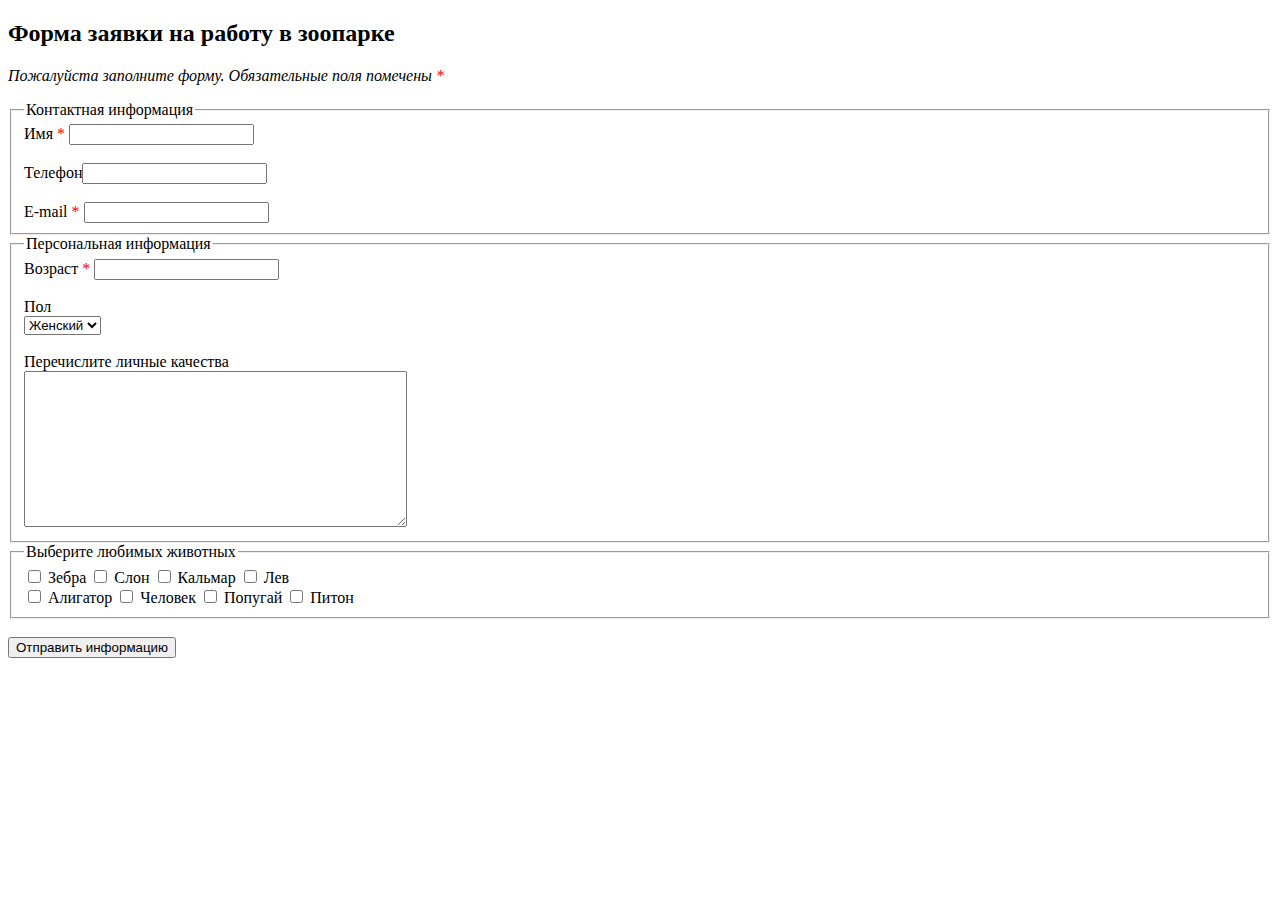
<file: lesson-3/Index html.html>
<!DOCTYPE html>
<html lang="en">
<head>
  <meta charset="UTF-8">
  <title>Форма заявки</title>
</head>
<body>
    <form  name="simple form" autocomplete="on">
        <h2> <strong>Форма заявки на работу в зоопарке</h2> </strong>
        <p><i>Пожалуйста заполните форму. Обязательные поля помечены  <span style="color:#FF0000">&#42</span></i></p>
        <fieldset>
            <legend>Контактная информация</legend>
                <div><label>Имя <span style="color:#FF0000">&#42</span> <input required type="text" name="user"></label></div><br>
                <div><label>Телефон<input type="number" name="telephone"></label></div><br>
                <div><label>E-mail <span style="color:#FF0000">&#42</span> <input required type="email" name="email"></label></div>
                </fieldset>
        <fieldset>
            <legend>Персональная информация</legend>
                <div><label>Возраст <span style="color:#FF0000">&#42</span> <input required type="number" name="age"></label></div>
                <br><div><label>Пол</label></div>
                <select> <option value="female" name="female">Женский</option> <option value="male" name="male">Мужской</option></select><br>
                <br><div><label>Перечислите личные качества</label></div>
                <textarea id="message" rows="10" cols="45" name="text"></textarea>
                </fieldset>
        <fieldset>
             <legend>Выберите любимых животных</legend>
                    <label><input type="checkbox" name="Zebra" value="animal 1"> Зебра</label>
                    <label><input type="checkbox" name="Elephant" value="animal 2"> Слон</label>
                    <label><input type="checkbox" name="Squid" value="animal 3"> Кальмар</label>
                    <label><input type="checkbox" name="Lion" value="animal 4"> Лев</label><br>
                    <label><input type="checkbox" name="Aligaror" value="animal 5"> Алигатор</label>
                    <label><input type="checkbox" name="Human" value="animal 6"> Человек</label>
                    <label><input type="checkbox" name="Parrot" value="animal 7"> Попугай</label>
                    <label><input type="checkbox" name="Python" value="animal 8"> Питон</label>
        </fieldset>
        <br>
        <button name = "send info" type = "submit">Отправить информацию</button>
</body>
</html>
</file>
<file: lesson-10/style/style.css>
* {
    margin: 0;
    padding: 0;
    border: 0;
    outline: 0;
  }
body{
    background: rgb(45,42,102);
    background: radial-gradient(circle, rgba(45,42,102,1) 0%, rgba(48,41,42,1) 64%);
    font-family: "Abel";
    display: flex;
    flex-direction: column;
    align-items: center;
    justify-content: center;

}

.title{
    font-size: 50px;
    margin-top: 15% ;
    margin-bottom: 20px;
    color: rgb(255, 252, 252);
}
.lines{
    width: 200px;
    height: 10px;
    background-image: repeating-linear-gradient(-45deg, transparent, transparent 1rem, #ccc 1rem, #ccc 2rem);
	background-size: 200% 200%;
	animation: gradient 3s linear infinite;

}
#gear{
    width: 100px;
    height: 100px;
    animation: 3s linear 0s normal none infinite running gear;
    color: rgb(118, 122, 126);
}
#second-gear{
    width: 100px;
    height: 100px;
    animation: 3s linear 0s normal none infinite running second-gear;
    color:rgb(118, 122, 126);
}
@keyframes gear {

    0% { transform: rotate(0deg); }
    100% { transform: rotate(360deg); }
}
@keyframes second-gear {

    0% { transform: rotate(0deg); }
    100% { transform: rotate(-360deg); }
}
.dots{
    width: 20px;
    height: 20px;
    background-color: aliceblue;
    max-width: fit-content;
}
@keyframes gradient {
    100% {
		background-position: 100% 100%;
}
}
</file>
<file: lesson-11/style/style.css>
*{
font-family: 'Open Sans';
font-style: normal;
font-weight: 400;

}

body{
    display: grid;
}
.grid {
    display: grid;
    grid-template-columns: 300px 1fr;
    grid-template-rows: auto;
    grid-template-areas: 
      "header header"
      "sidebar main"
      "footer footer ";
  }
   

.header{
    width: 100%;
    height: 362px;
    grid-area: header;
    background-color: aquamarine;
    }

.aside{
    grid-area: sidebar;
    background-color: rgb(158, 116, 116);
    width: 343px;
    height: 1790px;
    }
</file>
<file: lesson-5/style/css.css>
html{
    font-size: 1px;
    font-family: "Montserrat";
}

.header{
    display: flex;
    flex-direction: column;
}
h2{
    color: #E31E24;
    font-size: 40px;
    text-align: center; 
    margin-top: 50px;
}

span{
    color: #2753A2;
    font-size: 40px;
     
}

.possibilities{
text-align: center;
margin-top: 20px;
font-size: 26px;
}
.cards{ 
    display: flex;
    justify-content: center;
    
}
.card-content{
    display: flex;
    flex-direction: column;
    justify-content: flex-start;
    align-items: center;
    width: 390px;
    height: 473px;
    padding: 50px 20px;
    margin-left: 25px;
    text-align: center;
    box-shadow: 0px 0px 10px 0px #2753A240;
    border-radius: 10px;

}
.first-word{
    color: #2753A2;
    }
.ds{
    font-family: "Montserrat";
    line-height: 28px;
    line-height: 140% ;


}
</file>
<file: lesson-7/style/style.css>
@font-face{
    font-family:"Gilroy";
    src: url("../fonts/Gilroy-Regular.ttf") format("truetype");
    font-style: normal;
    font-display: swap;
}
* {
    margin: 0;
    padding: 0;
    border: 0;
    outline: 0;
    font-family:"gilroy", sans-serif;
}

body{
    font-family: "Gilroy", "Arial", sans-serif;
    display: flex;
    justify-content: space-around;
    width: auto;
    max-width: 1280px;
    flex-wrap: wrap;
}
.card{
    display: flex;
    flex-direction: column;
    flex:start;
    width: 440px;
    height: 460px;
    align-items: center;
    margin-right: 40px;
    margin-bottom: 40px;
    border-radius: 5px;
    margin-top: 40px;
    box-shadow: 5px 5px 5px 5px #C7C7C7;
}

img{
height: 100px;
}

.title{
    margin-bottom: 24px;
}

.discription{
    margin-bottom: 18px;
    font-size: 14px;
    margin-left: 18px;
    margin-right: 18px;
    text-align: center;
}

.price{
    margin-bottom: 69px;
}

button{
    width: 200px;
    height: 70px;
    background-color: #E31E24;
    border-radius: 5px;
    color: aliceblue;
    font-size: 18px;
}

#menu{
    display: flex;
    flex-direction: row;
}

.page{
    display: flex;
    flex-direction: row;
    width: 50px;
    height: 50px;
    margin: 15px;
    color: black;
    background-color:#ffffff;
    box-shadow: 2px 2px 2px 2px #C7C7C7;
    border-radius: 5px;
    justify-content: center;
    align-items: center;
    
}
.first{
    background-color: #E31E24;
}

.page:hover{
    background-color:#E31E24;
}
</file>
<file: lesson-8/style/style.css>
@font-face{
    font-family:"Gilroy";
    src: url(../font/Gilroy-Regular.ttf);
    font-weight: normal;
    font-style: normal;
    
    } 
* {
    margin: 0;
    padding: 0;
    border: 0;
    outline: 0;
    font-family: "Gilroy";
}

h2{
font-family: 'Gilroy';
font-style: normal;
font-weight: 600;
font-size: 35px;
line-height: 100%;
margin-bottom: 60px;

}
.content{
    display: flex;
    justify-content: flex-start;
}
ul{
    list-style: none;
    width: 920px;
    height: auto;
    margin-right: 300px;
    border: 1px solid #ECECEC;
    border-radius: 10px;
}
label{
    width: 100%;
}
li{
display: flex;
align-items: center;
height: auto;
border-bottom: 1px solid #ECECEC;
padding: 10px;
}

.title{
display: inline;
font-family: 'Gilroy';
font-style: normal;
font-weight: 600;
font-size: 20px;
line-height: 72px;
margin-right: 721px;
}
.text{
    width: 100%;
    overflow: hidden;
    height: 0;
}
input{
    display: none;
}
input:checked~.text{
    height: auto;
}
input:checked~svg{
    transform: rotate(180deg);
}
.man-in-chair{
    width: 430px;
    height: 520px;
}
</file>
<file: lesson9/style/style.css>
* {
    margin: 0;
    padding: 0;
    border: 0;
    outline: 0;
}
body{
    font-family: "Montserrat";
    background-color: #1E1E1E;
}
.navigation{
    display: flex;
    flex-direction: row;
    margin: 50px calc(20% - 50px);
    align-items: center;
}
a{
    margin-left: 30px;
    text-decoration: none;
    color: rgb(255, 255, 255);
}
.logo{
    position: static;
}
.social-icons{
    display:flex;
    flex-direction: row;
    margin-left: 100px;
    margin-right: 55px;
}
.wallet{
    height: 50px;
    width: 200px;
    background-color:#1E1E1E;
    border: 1px white solid;
    color: rgb(255, 255, 255);
}
.content{
    margin-top: 157px;
    display: flex;
    flex-direction: column;
    align-items: center;
    text-align: center;
    color: rgb(255, 255, 255);
    
}
.pre-discription{
    font-size: 14px;
}
h1{
    font-size: 60px;
    margin-bottom: 30px;
}
.orange-letters{
    color: #FF4C24;
}
.discription{
    max-width: 679px;
    font-size: 20px;
    margin-bottom: 100px;
}
.buttons{
    display: inline;
}
.whitelisted{
    width: 420px;
    height: 60px;
    background: rgba(255, 76, 36, 0.15); 
    border: 1px solid #FF4C24;
    backdrop-filter: blur(10px);
    font-size: 30px;
    color: #FF4C24;
}
.mint{
    width: 200px;
    height: 60px;
    background: #59FFB7;
    font-size: 30px;
}
.nav-menu{
    display: none;
}
ul{
    display: flex;
    text-align: center;
    align-items: center;
    list-style: none;
    width: 200px;
    height: 50px;
    margin-right: 300px;
    border: 1px solid #ECECEC;
    border-radius: 10px;
    }
label{
    width: 100%;
    }
li{
    display: flex;
    align-items: center;
    height: auto;
    }
    
.title{
    display: inline;
    font-style: normal;
    font-size: 20px;
    color: rgb(255, 255, 255);
    }
.text{
    width: 100%;
    overflow: hidden;
    height: 0;
    }
input{
    display: none;
    }
input:checked~.text{
    height: auto;
}
@media (max-width: 1186px) {


.cocial-icons, .main-simbol, .wallet-button {
    display: none; 
}
.nav-menu{
    display:block;
}
}
@media (max-width: 1044px) {
    .buttons{
        display: flex;
        flex-direction: column;
        justify-content: space-between;
    }
    .whitelisted{
        margin-bottom: 20px;
    }




}
</file>
